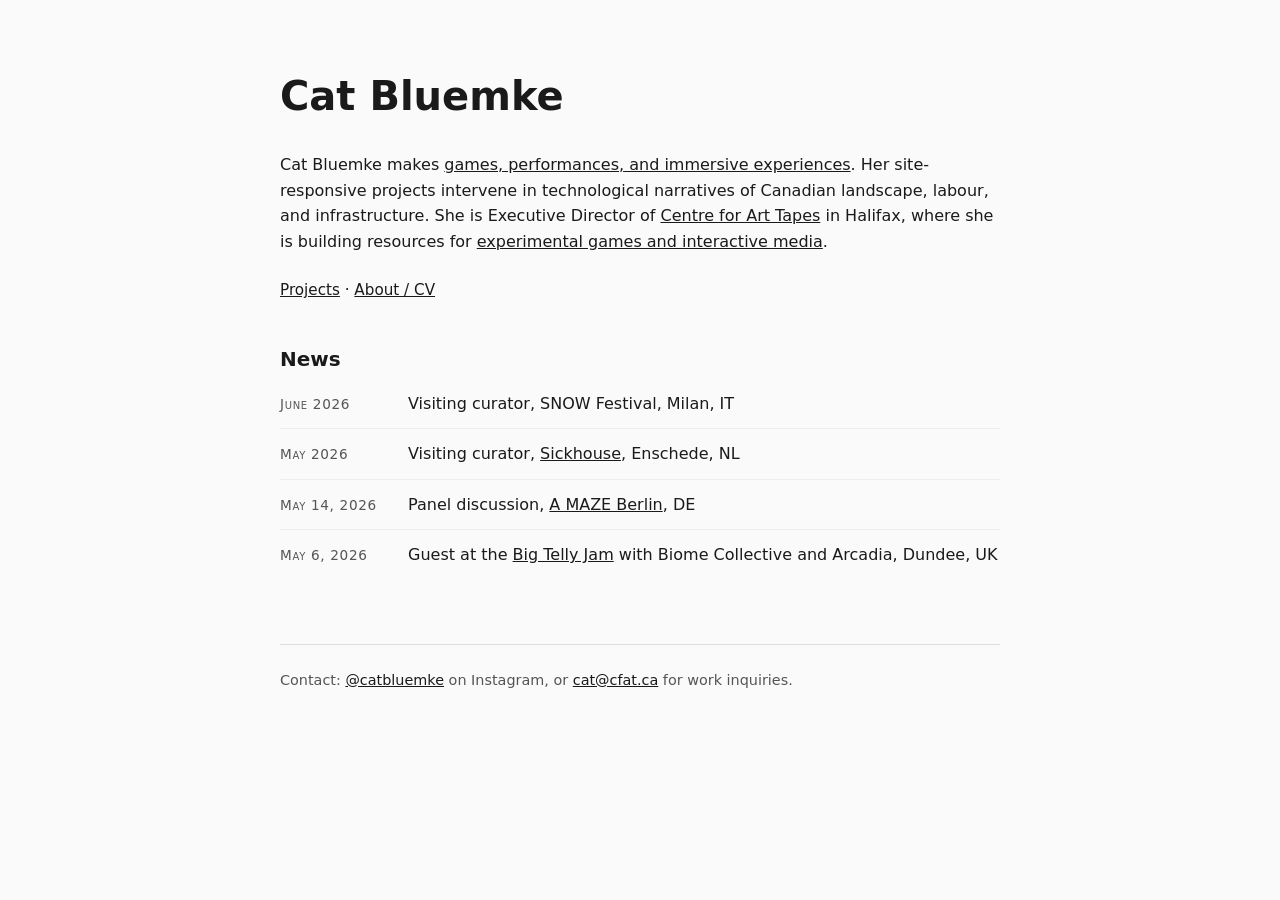
<file: index.html>
<!DOCTYPE html>
<html lang="en">
<head>
  <meta charset="UTF-8">
  <meta name="viewport" content="width=device-width, initial-scale=1.0">
  <title>Cat Bluemke</title>
  <link rel="stylesheet" href="style.css">
</head>
<body>
  <main>
    <h1>Cat Bluemke</h1>

    <p>Cat Bluemke makes <a href="projects.html">games, performances, and immersive experiences</a>. Her site-responsive projects intervene in technological narratives of Canadian landscape, labour, and infrastructure. She is Executive Director of <a href="https://cfat.ca">Centre for Art Tapes</a> in Halifax, where she is building resources for <a href="https://c4art.games">experimental games and interactive media</a>.</p>

    <nav>
      <a href="projects.html">Projects</a> · 
      <a href="about.html">About / CV</a>
    </nav>

    <section class="news">
      <h2>News</h2>
      <ul>
       <li>
          <span class="news-date">June 2026</span>
          <span class="news-item">Visiting curator, SNOW Festival, Milan, IT</span>
        </li>
        <li>
          <span class="news-date">May 2026</span>
          <span class="news-item">Visiting curator, <a href="https://www.sickhouse.nl/">Sickhouse</a>, Enschede, NL</span>
        </li>
        <li>
          <span class="news-date">May 14, 2026</span>
           <span class="news-item">Panel discussion, <a href="https://2026.amaze-berlin.de/">A MAZE Berlin</a>, DE</span>
        </li>
        <li>
          <span class="news-date">May 6, 2026</span>
          <span class="news-item">Guest at the <a href="https://creativedundee.com/2026/04/big-telly-jam-with-biome-collective-and-arcadia/">Big Telly Jam</a> with Biome Collective and Arcadia, Dundee, UK</span>
        </li>
      </ul>
    </section>

    <footer>
      <p>Contact: <a href="https://instagram.com/catbluemke">@catbluemke</a> on Instagram, or <a href="mailto:cat@cfat.ca">cat@cfat.ca</a> for work inquiries.</p>
    </footer>
  </main>
</body>
</html>
</file>
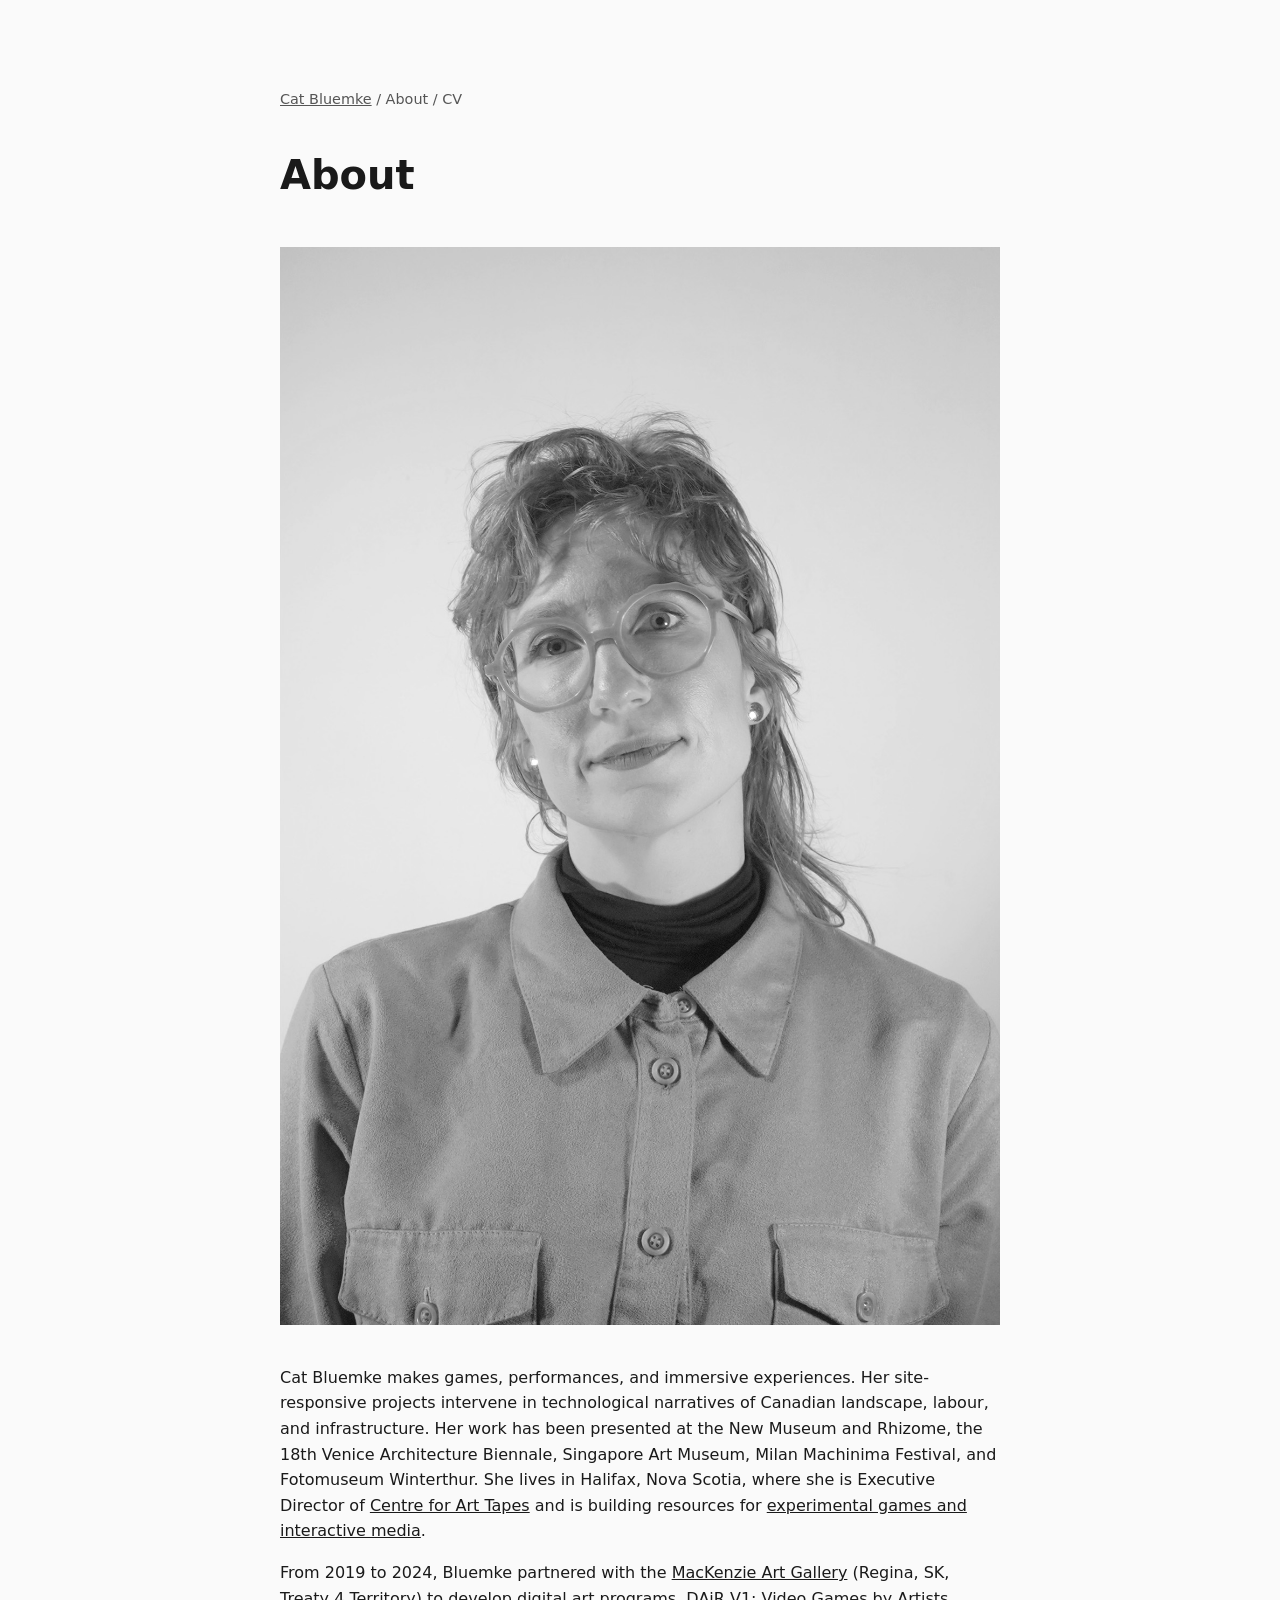
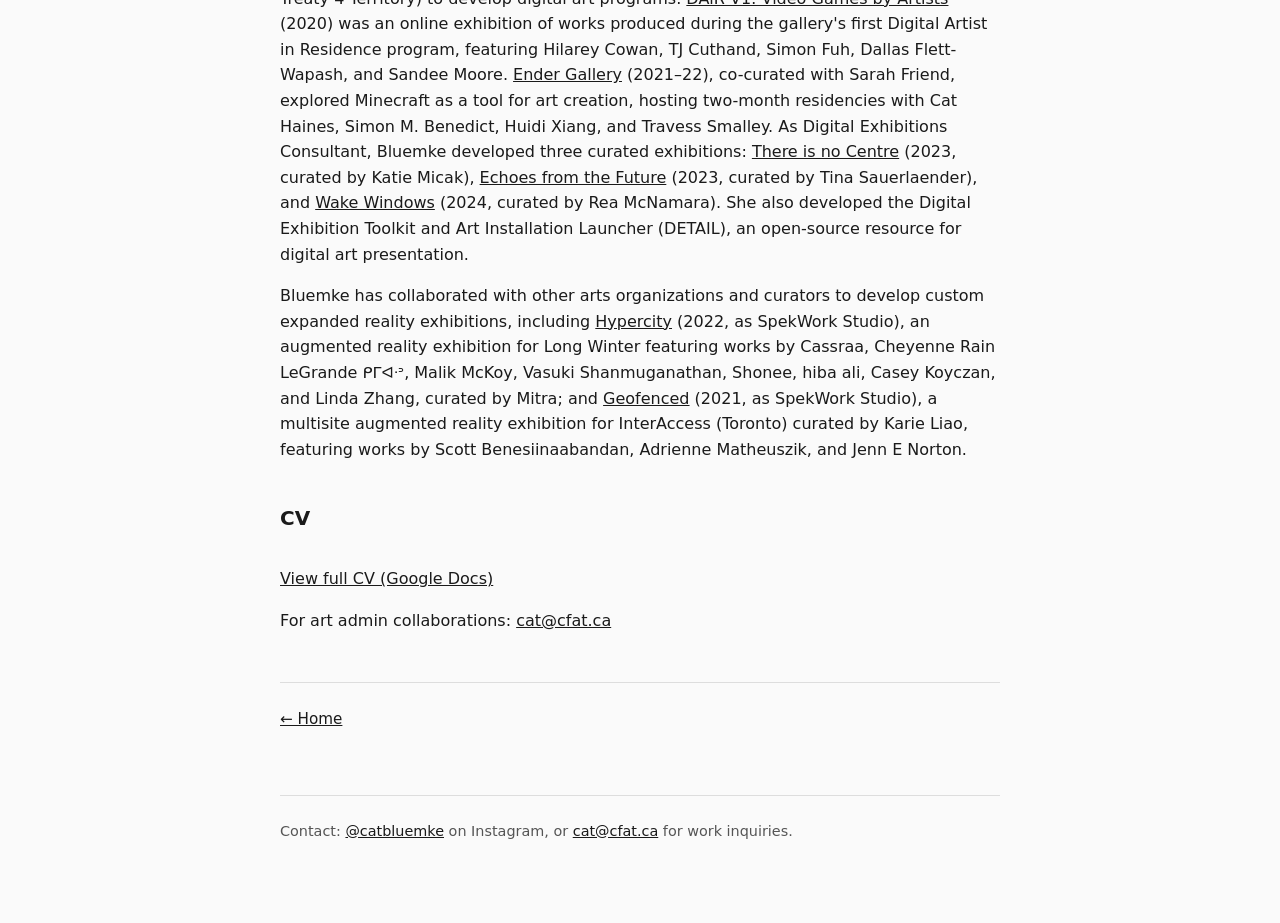
<file: about.html>
<!DOCTYPE html>
<html lang="en">
<head>
  <meta charset="UTF-8">
  <meta name="viewport" content="width=device-width, initial-scale=1.0">
  <title>About / CV — Cat Bluemke</title>
  <link rel="stylesheet" href="style.css">
</head>
<body>
  <main>
    <nav class="breadcrumb">
      <a href="index.html">Cat Bluemke</a> / About / CV
    </nav>

    <article>
      <header class="project-header">
        <h1>About</h1>
      </header>

      <figure class="headshot">
        <img src="images/headshot-1.jpg" alt="Portrait of Cat Bluemke.">
      </figure>

      <div class="project-text">
        <p>Cat Bluemke makes games, performances, and immersive experiences. Her site-responsive projects intervene in technological narratives of Canadian landscape, labour, and infrastructure. Her work has been presented at the New Museum and Rhizome, the 18th Venice Architecture Biennale, Singapore Art Museum, Milan Machinima Festival, and Fotomuseum Winterthur. She lives in Halifax, Nova Scotia, where she is Executive Director of <a href="https://cfat.ca">Centre for Art Tapes</a> and is building resources for <a href="https://c4art.games">experimental games and interactive media</a>.</p>

        <p>From 2019 to 2024, Bluemke partnered with the <a href="http://mackenzie.art">MacKenzie Art Gallery</a> (Regina, SK, Treaty 4 Territory) to develop digital art programs. <a href="https://mackenzie.art/experience/digital-art-projects/post/dair-v1-video-games-by-artists/">DAiR V1: Video Games by Artists</a> (2020) was an online exhibition of works produced during the gallery's first Digital Artist in Residence program, featuring Hilarey Cowan, TJ Cuthand, Simon Fuh, Dallas Flett-Wapash, and Sandee Moore. <a href="https://ender.gallery/">Ender Gallery</a> (2021–22), co-curated with Sarah Friend, explored Minecraft as a tool for art creation, hosting two-month residencies with Cat Haines, Simon M. Benedict, Huidi Xiang, and Travess Smalley. As Digital Exhibitions Consultant, Bluemke developed three curated exhibitions: <a href="https://mackenzie.art/experience/digital-art-projects/post/there-is-no-centre/">There is no Centre</a> (2023, curated by Katie Micak), <a href="https://mackenzie.art/experience/digital-art-projects/post/echoes-from-the-future/">Echoes from the Future</a> (2023, curated by Tina Sauerlaender), and <a href="https://mackenzie.art/experience/digital-art-projects/post/wake-windows/">Wake Windows</a> (2024, curated by Rea McNamara). She also developed the Digital Exhibition Toolkit and Art Installation Launcher (DETAIL), an open-source resource for digital art presentation.</p>

        <p>Bluemke has collaborated with other arts organizations and curators to develop custom expanded reality exhibitions, including <a href="https://www.torontolongwinter.com/hypercity">Hypercity</a> (2022, as SpekWork Studio), an augmented reality exhibition for Long Winter featuring works by Cassraa, Cheyenne Rain LeGrande ᑭᒥᐊᐧᐣ, Malik McKoy, Vasuki Shanmuganathan, Shonee, hiba ali, Casey Koyczan, and Linda Zhang, curated by Mitra; and <a href="https://www.interaccess.org/events/geofenced-building-and-rebuilding-mixed-realities">Geofenced</a> (2021, as SpekWork Studio), a multisite augmented reality exhibition for InterAccess (Toronto) curated by Karie Liao, featuring works by Scott Benesiinaabandan, Adrienne Matheuszik, and Jenn E Norton.</p>
      </div>

      <h2>CV</h2>
      <div class="project-text">
        <p><a href="https://docs.google.com/document/d/19Dtk7r8w8VZLZ9Disc4JWW-Lcdzw38ETuRRFCLmAiW0/edit?usp=sharing">View full CV (Google Docs)</a></p>
        <p>For art admin collaborations: <a href="mailto:cat@cfat.ca">cat@cfat.ca</a></p>
      </div>
    </article>

    <nav class="page-nav">
      <a href="index.html">← Home</a>
    </nav>

    <footer>
      <p>Contact: <a href="https://instagram.com/catbluemke">@catbluemke</a> on Instagram, or <a href="mailto:cat@cfat.ca">cat@cfat.ca</a> for work inquiries.</p>
    </footer>
  </main>
</body>
</html>
</file>
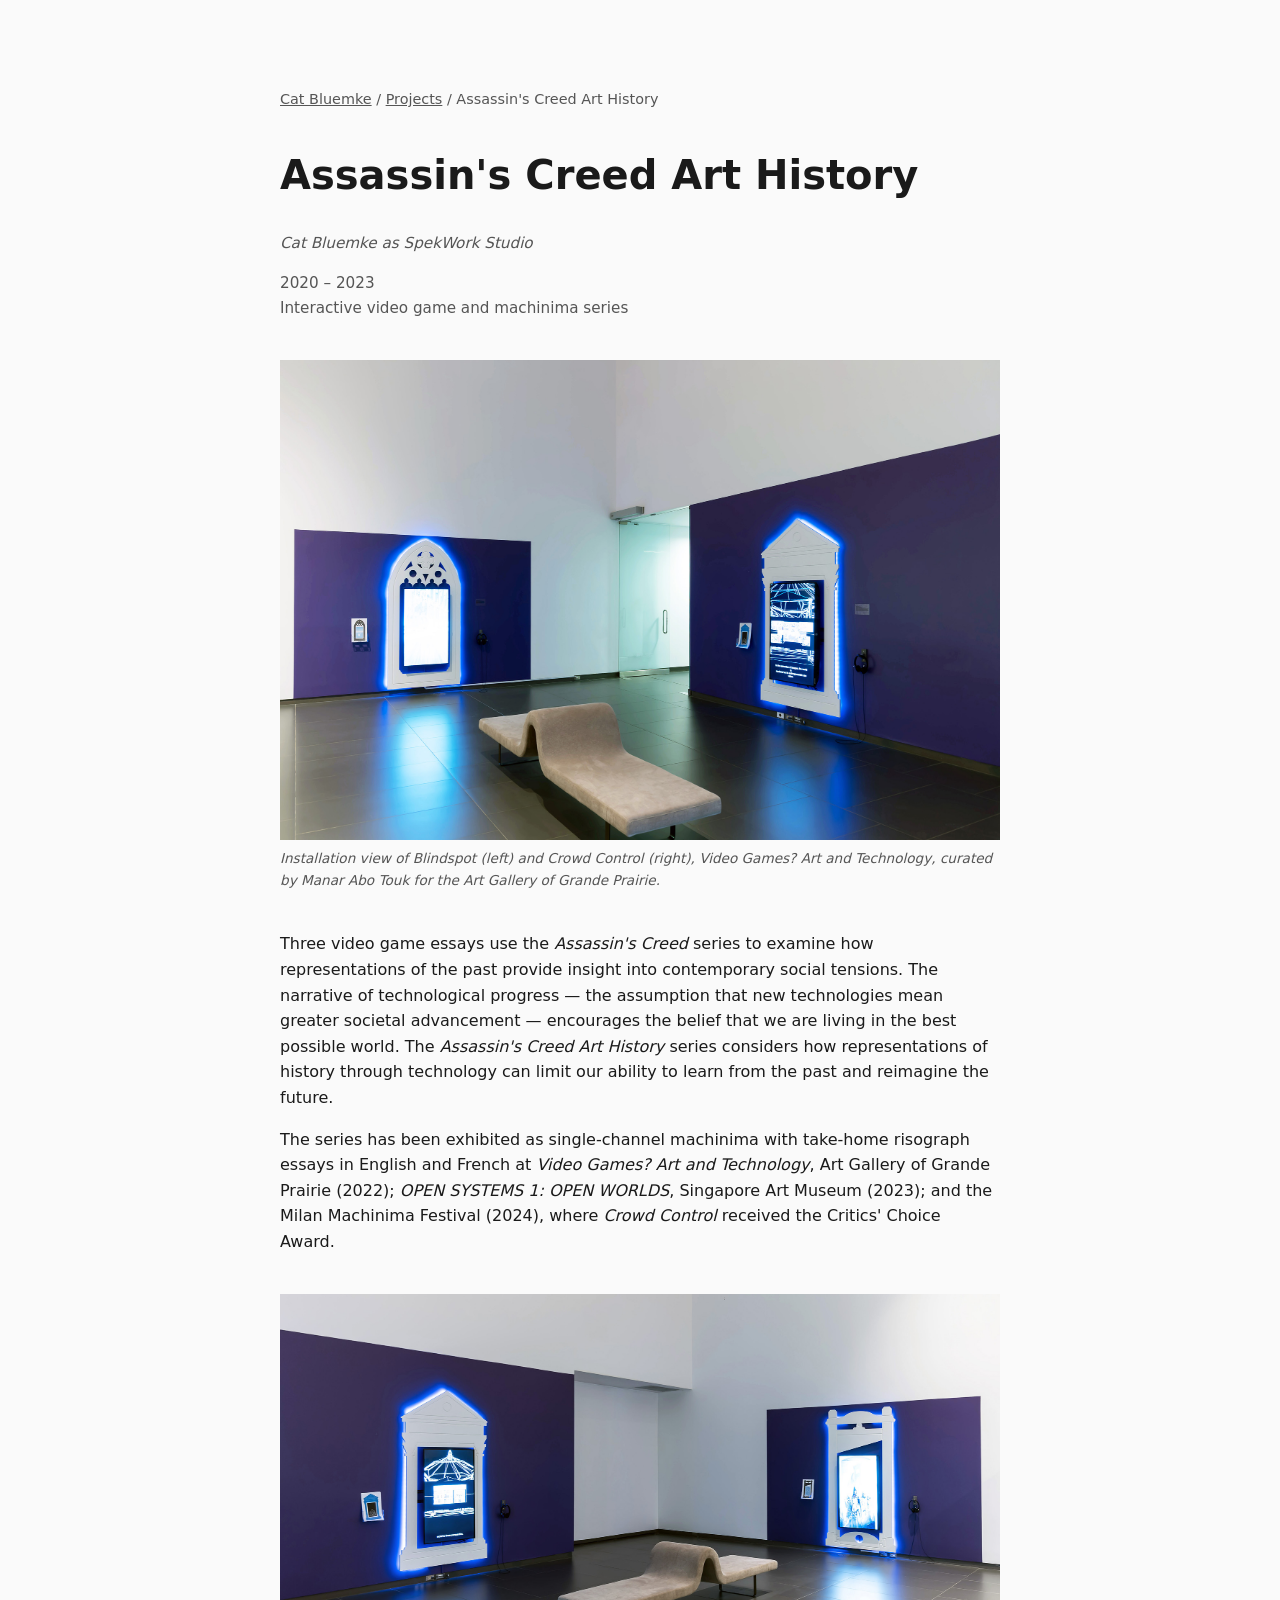
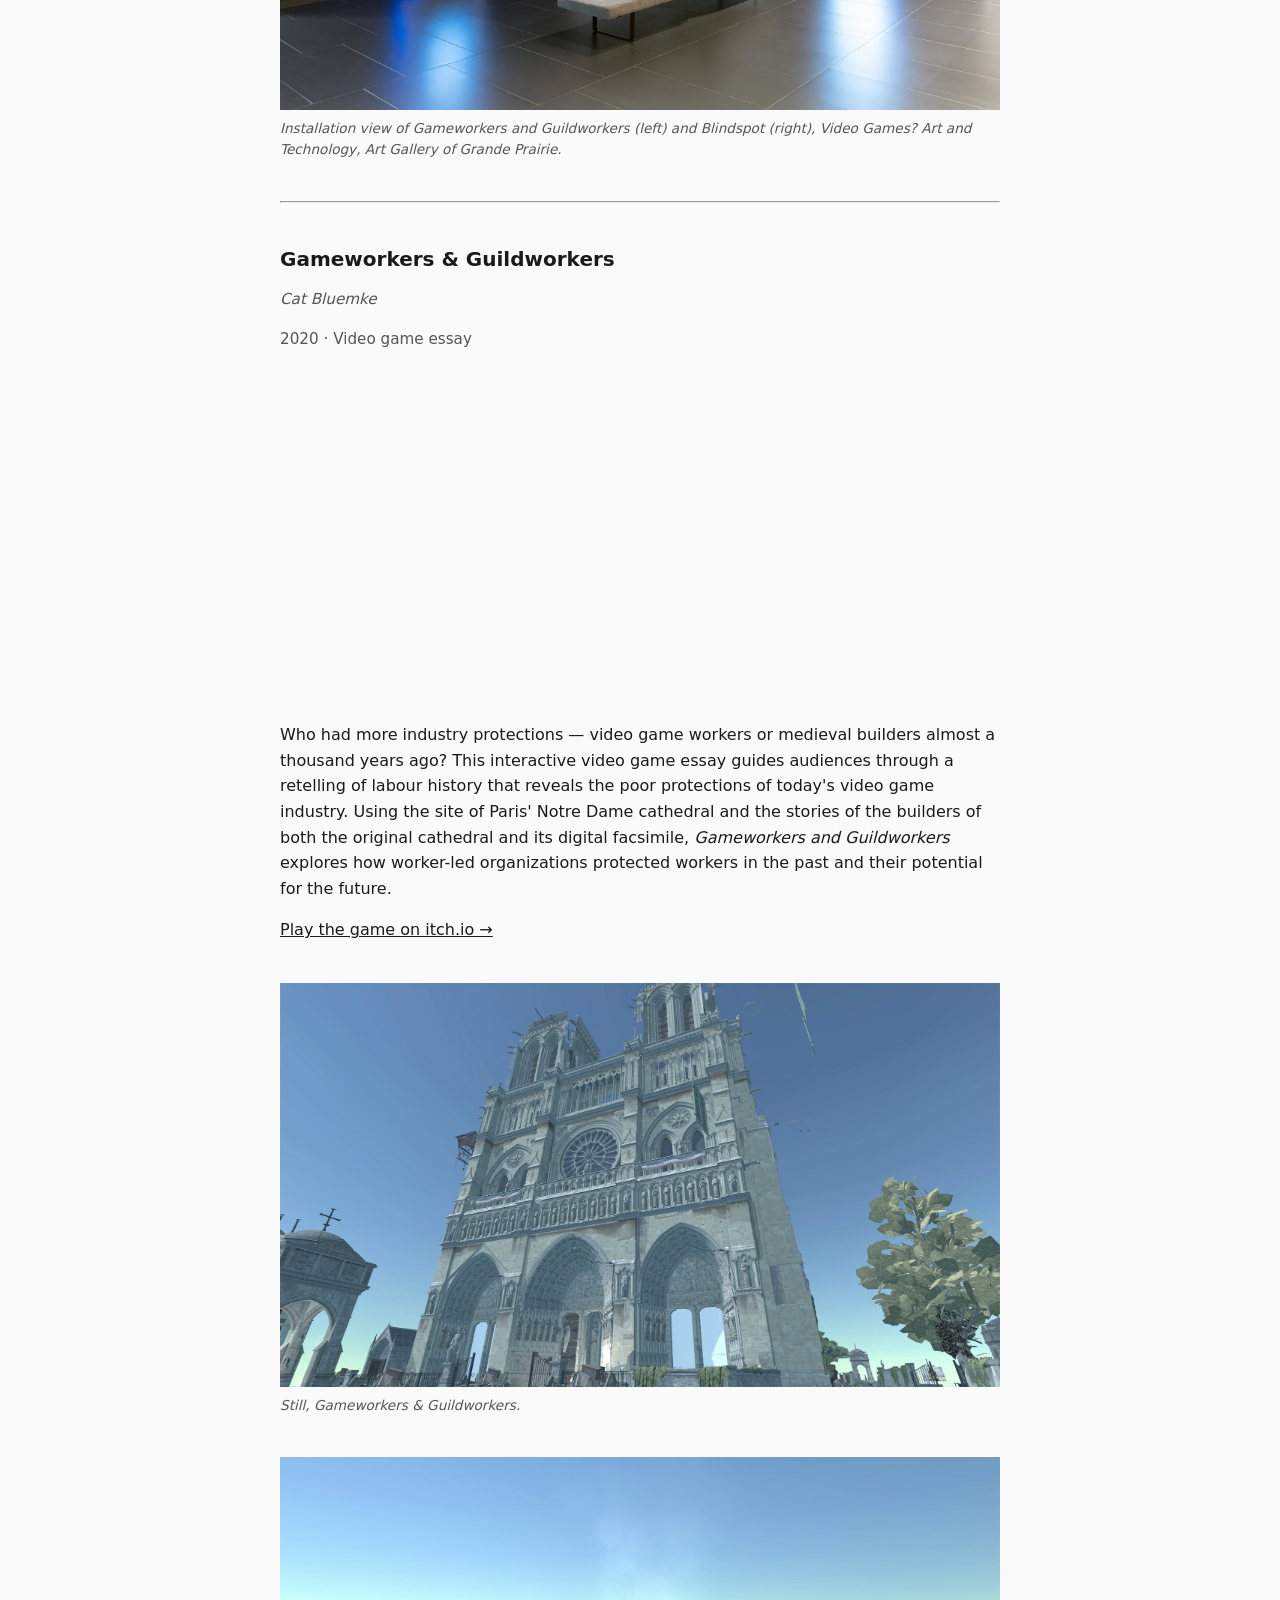
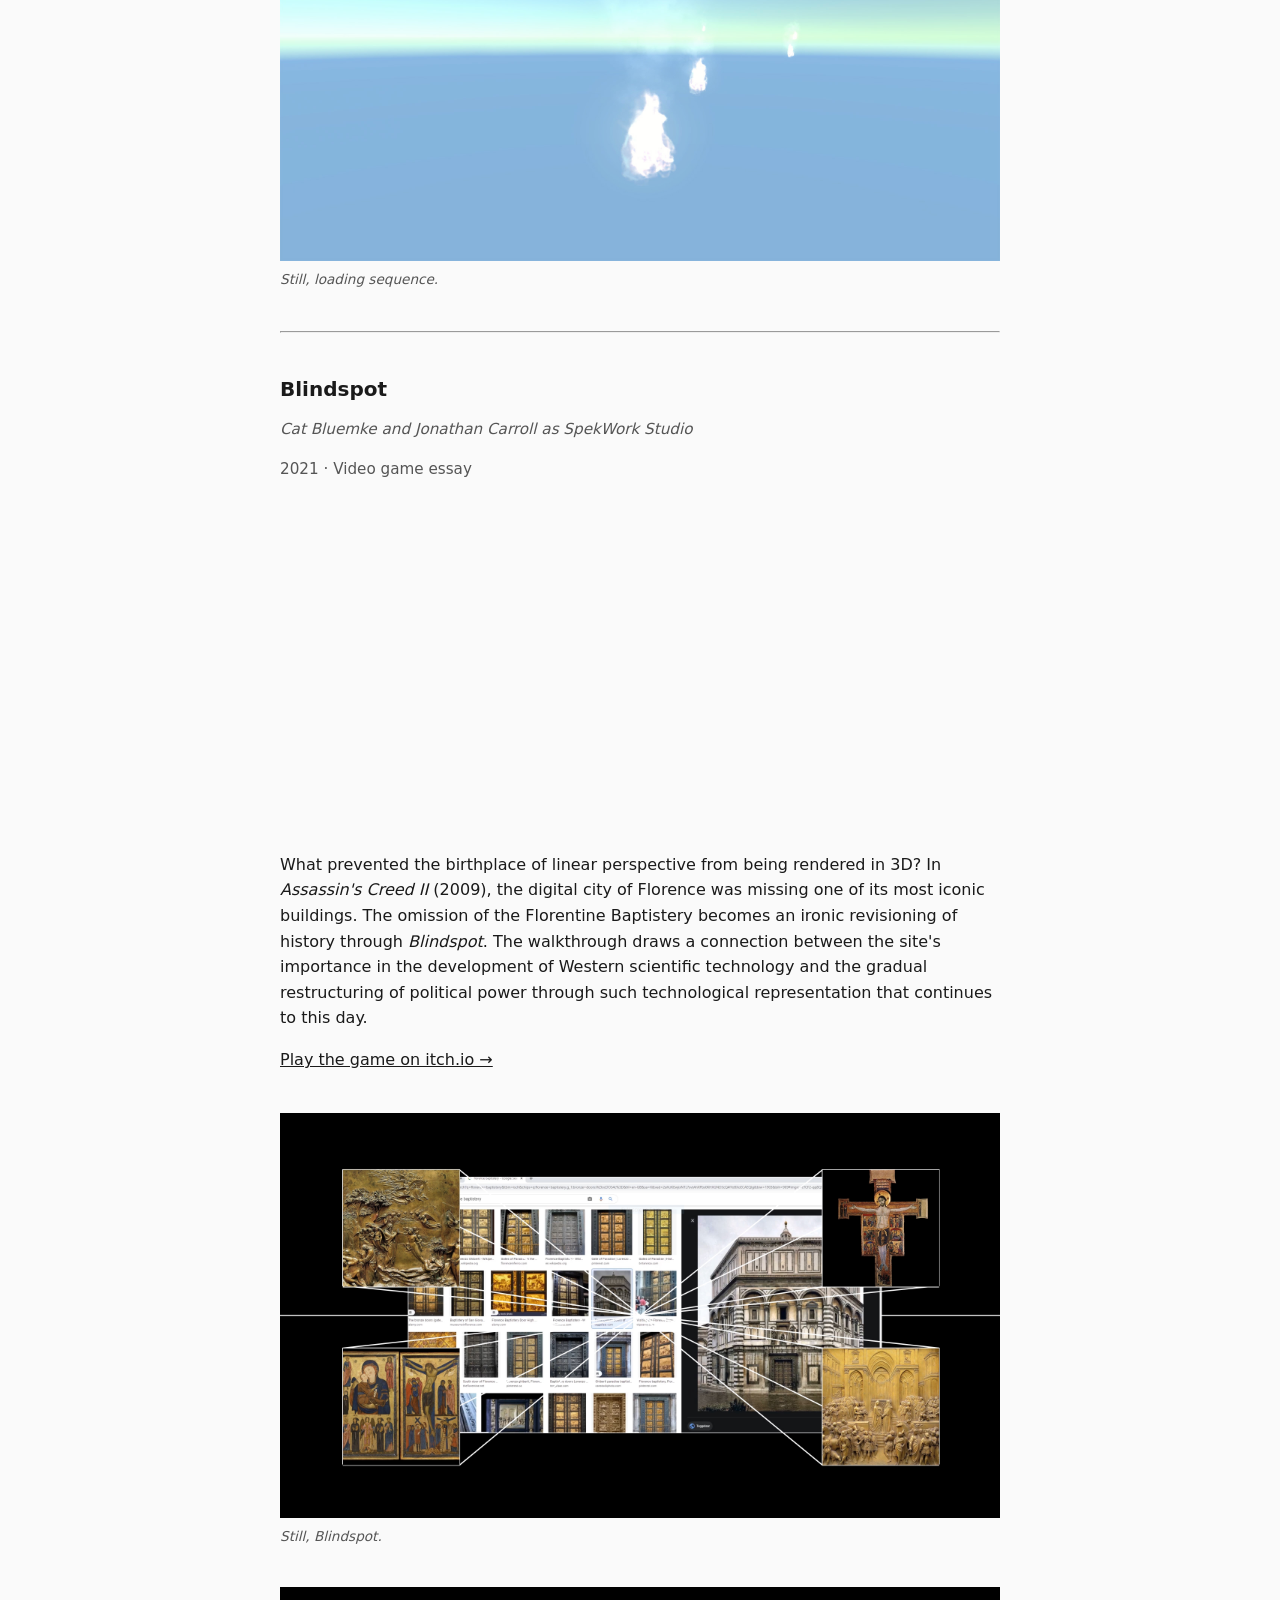
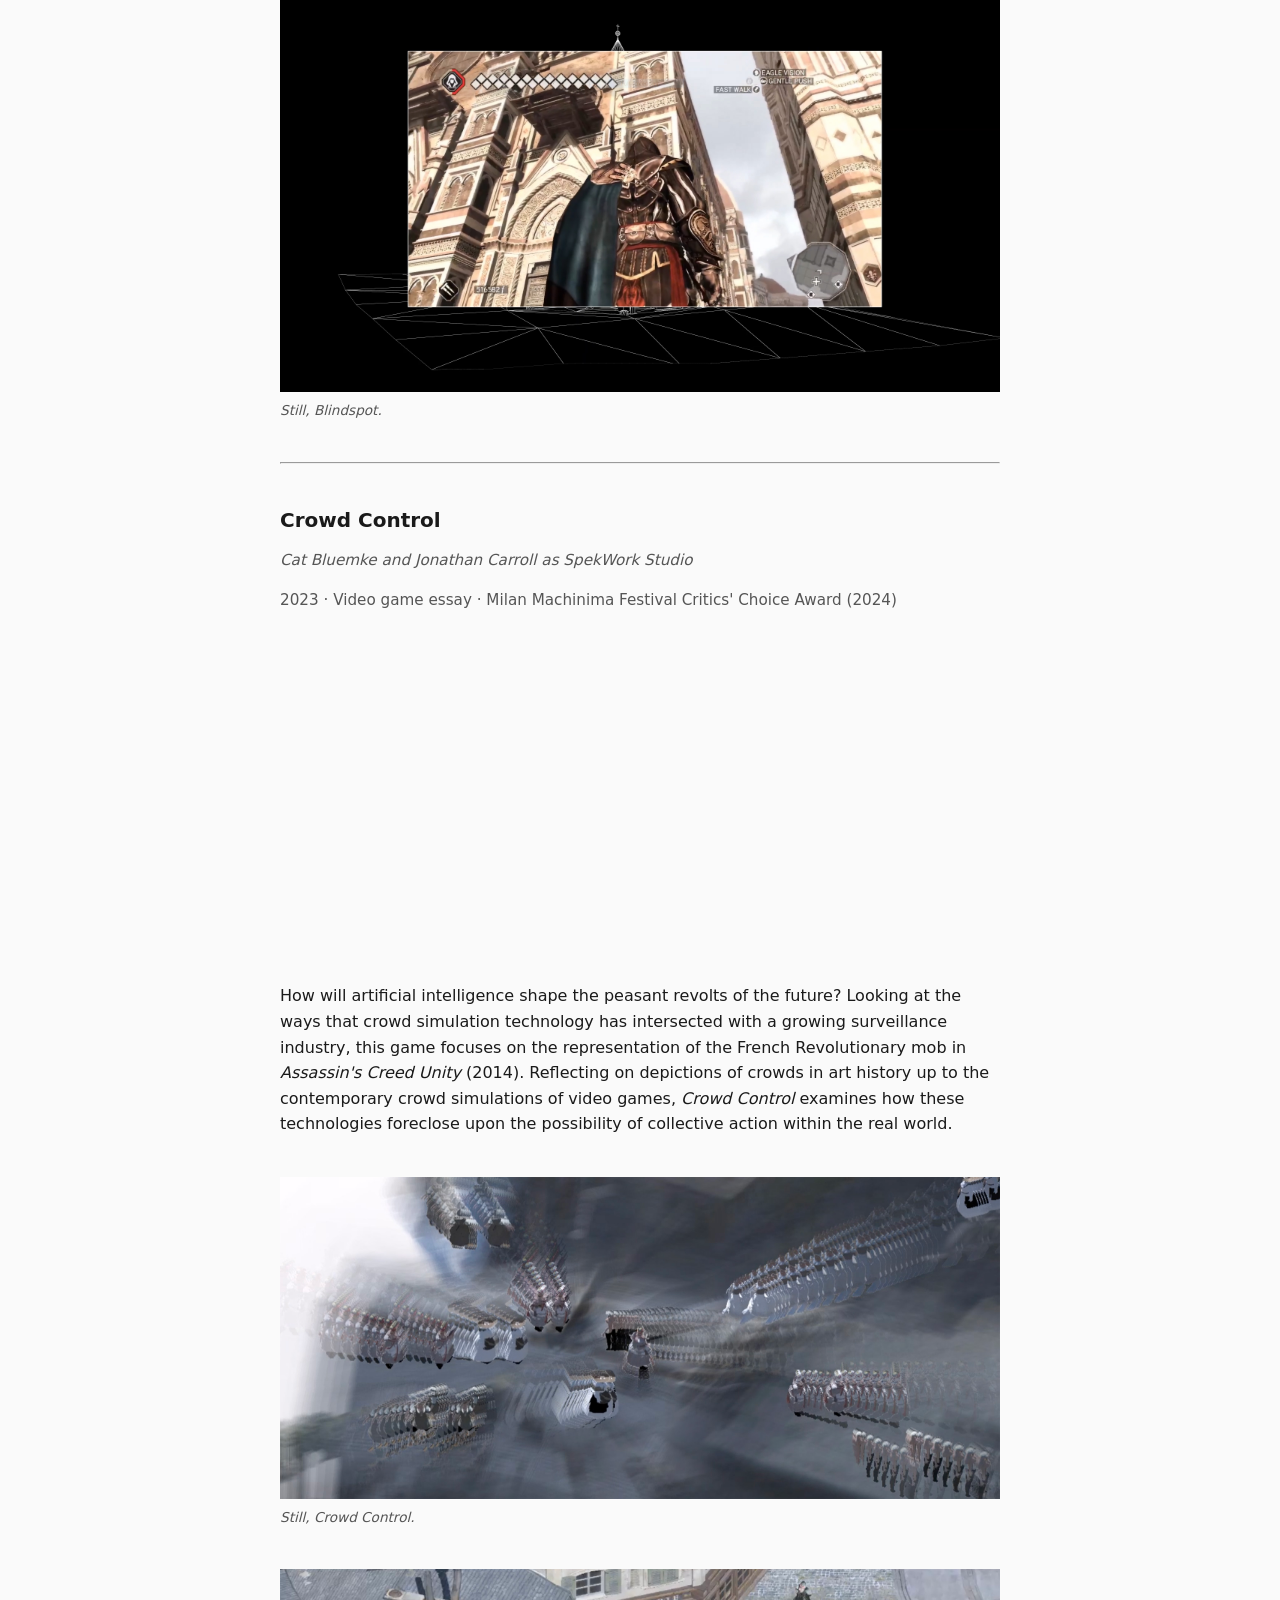
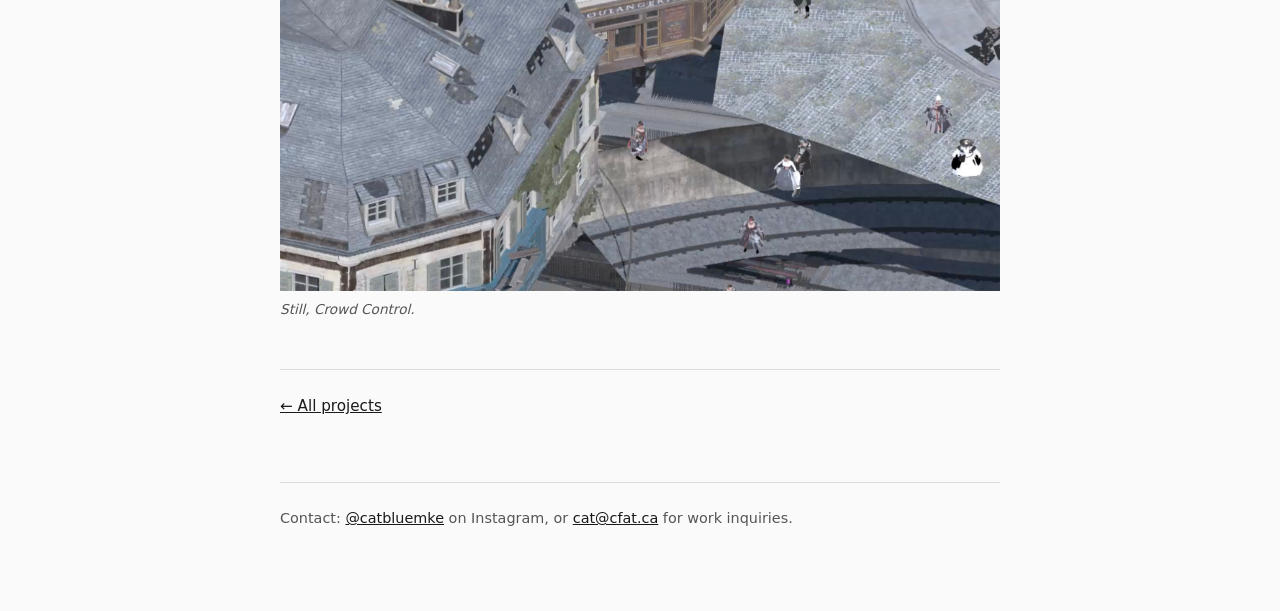
<file: acah.html>
<!DOCTYPE html>
<html lang="en">
<head>
  <meta charset="UTF-8">
  <meta name="viewport" content="width=device-width, initial-scale=1.0">
  <title>Assassin's Creed Art History — Cat Bluemke</title>
  <link rel="stylesheet" href="style.css">
</head>
<body>
  <main>
    <nav class="breadcrumb">
      <a href="index.html">Cat Bluemke</a> / <a href="projects.html">Projects</a> / Assassin's Creed Art History
    </nav>

    <article>
      <header class="project-header">
        <h1>Assassin's Creed Art History</h1>
        <p class="project-byline">Cat Bluemke as SpekWork Studio</p>
        <p class="project-meta">2020 – 2023<br>Interactive video game and machinima series</p>
      </header>

      <figure>
        <img src="images/acah-1.jpg" alt="Installation view at Art Gallery of Grande Prairie showing Blindspot and Crowd Control as single-channel machinima video installations.">
        <figcaption>Installation view of <em>Blindspot</em> (left) and <em>Crowd Control</em> (right), <em>Video Games? Art and Technology</em>, curated by Manar Abo Touk for the Art Gallery of Grande Prairie.</figcaption>
      </figure>

      <div class="project-text">
        <p>Three video game essays use the <em>Assassin's Creed</em> series to examine how representations of the past provide insight into contemporary social tensions. The narrative of technological progress — the assumption that new technologies mean greater societal advancement — encourages the belief that we are living in the best possible world. The <em>Assassin's Creed Art History</em> series considers how representations of history through technology can limit our ability to learn from the past and reimagine the future.</p>

        <p>The series has been exhibited as single-channel machinima with take-home risograph essays in English and French at <em>Video Games? Art and Technology</em>, Art Gallery of Grande Prairie (2022); <em>OPEN SYSTEMS 1: OPEN WORLDS</em>, Singapore Art Museum (2023); and the Milan Machinima Festival (2024), where <em>Crowd Control</em> received the Critics' Choice Award.</p>
      </div>

      <figure>
        <img src="images/acah-2.jpg" alt="Installation view at Art Gallery of Grande Prairie showing Gameworkers and Guildworkers and Blindspot as single-channel machinima video installations.">
        <figcaption>Installation view of <em>Gameworkers and Guildworkers</em> (left) and <em>Blindspot</em> (right), <em>Video Games? Art and Technology</em>, Art Gallery of Grande Prairie.</figcaption>
      </figure>

      <hr class="series-divider">

      <section class="series-chapter">
        <header>
          <h2>Gameworkers &amp; Guildworkers</h2>
          <p class="project-byline">Cat Bluemke</p>
          <p class="project-meta">2020 · Video game essay</p>
        </header>

        <div class="video-embed">
          <iframe width="560" height="315" src="https://www.youtube-nocookie.com/embed/MmyE6lG2V3o" title="Gameworkers and Guildworkers (2020) trailer" frameborder="0" allow="accelerometer; autoplay; clipboard-write; encrypted-media; gyroscope; picture-in-picture" allowfullscreen></iframe>
        </div>

        <div class="project-text">
          <p>Who had more industry protections — video game workers or medieval builders almost a thousand years ago? This interactive video game essay guides audiences through a retelling of labour history that reveals the poor protections of today's video game industry. Using the site of Paris' Notre Dame cathedral and the stories of the builders of both the original cathedral and its digital facsimile, <em>Gameworkers and Guildworkers</em> explores how worker-led organizations protected workers in the past and their potential for the future.</p>
          <p><a href="https://spekwork.itch.io/gameworkers-and-guildworkers">Play the game on itch.io →</a></p>
        </div>

        <figure>
          <img src="images/gwgw-1.jpg" alt="Still from Gameworkers and Guildworkers showing assets collaged from the game.">
          <figcaption>Still, <em>Gameworkers &amp; Guildworkers</em>.</figcaption>
        </figure>

        <figure>
          <img src="images/gwgw-3.jpg" alt="Still from Gameworkers and Guildworkers showing the loading sequence.">
          <figcaption>Still, loading sequence.</figcaption>
        </figure>
      </section>

      <hr class="series-divider">

      <section class="series-chapter">
        <header>
          <h2>Blindspot</h2>
          <p class="project-byline">Cat Bluemke and Jonathan Carroll as SpekWork Studio</p>
          <p class="project-meta">2021 · Video game essay</p>
        </header>

        <div class="video-embed">
          <iframe width="560" height="315" src="https://www.youtube-nocookie.com/embed/k15dA1mLjUs" title="Blindspot gameplay walkthrough" frameborder="0" allow="accelerometer; autoplay; clipboard-write; encrypted-media; gyroscope; picture-in-picture" allowfullscreen></iframe>
        </div>

        <div class="project-text">
          <p>What prevented the birthplace of linear perspective from being rendered in 3D? In <em>Assassin's Creed II</em> (2009), the digital city of Florence was missing one of its most iconic buildings. The omission of the Florentine Baptistery becomes an ironic revisioning of history through <em>Blindspot</em>. The walkthrough draws a connection between the site's importance in the development of Western scientific technology and the gradual restructuring of political power through such technological representation that continues to this day.</p>
          <p><a href="https://spekwork.itch.io/blindspot">Play the game on itch.io →</a></p>
        </div>

        <figure>
          <img src="images/blindspot-1.jpg" alt="Still from Blindspot showing a view of digital Florence.">
          <figcaption>Still, <em>Blindspot</em>.</figcaption>
        </figure>

        <figure>
          <img src="images/blindspot-3.jpg" alt="Still from Blindspot showing the site of the missing Florentine Baptistery.">
          <figcaption>Still, <em>Blindspot</em>.</figcaption>
        </figure>
      </section>

      <hr class="series-divider">

      <section class="series-chapter">
        <header>
          <h2>Crowd Control</h2>
          <p class="project-byline">Cat Bluemke and Jonathan Carroll as SpekWork Studio</p>
          <p class="project-meta">2023 · Video game essay · Milan Machinima Festival Critics' Choice Award (2024)</p>
        </header>

        <div class="video-embed">
          <iframe width="560" height="315" src="https://www.youtube-nocookie.com/embed/ca9hr_TnXJw" title="Crowd Control gameplay walkthrough" frameborder="0" allow="accelerometer; autoplay; clipboard-write; encrypted-media; gyroscope; picture-in-picture" allowfullscreen></iframe>
        </div>

        <div class="project-text">
          <p>How will artificial intelligence shape the peasant revolts of the future? Looking at the ways that crowd simulation technology has intersected with a growing surveillance industry, this game focuses on the representation of the French Revolutionary mob in <em>Assassin's Creed Unity</em> (2014). Reflecting on depictions of crowds in art history up to the contemporary crowd simulations of video games, <em>Crowd Control</em> examines how these technologies foreclose upon the possibility of collective action within the real world.</p>
        </div>

        <figure>
          <img src="images/crowdcontrol-1.jpg" alt="Still from Crowd Control showing a depiction of the French Revolutionary mob.">
          <figcaption>Still, <em>Crowd Control</em>.</figcaption>
        </figure>

        <figure>
          <img src="images/crowdcontrol-2.jpg" alt="Still from Crowd Control.">
          <figcaption>Still, <em>Crowd Control</em>.</figcaption>
        </figure>
      </section>
    </article>

    <nav class="page-nav">
      <a href="projects.html">← All projects</a>
    </nav>

    <footer>
      <p>Contact: <a href="https://instagram.com/catbluemke">@catbluemke</a> on Instagram, or <a href="mailto:cat@cfat.ca">cat@cfat.ca</a> for work inquiries.</p>
    </footer>
  </main>
</body>
</html>
</file>
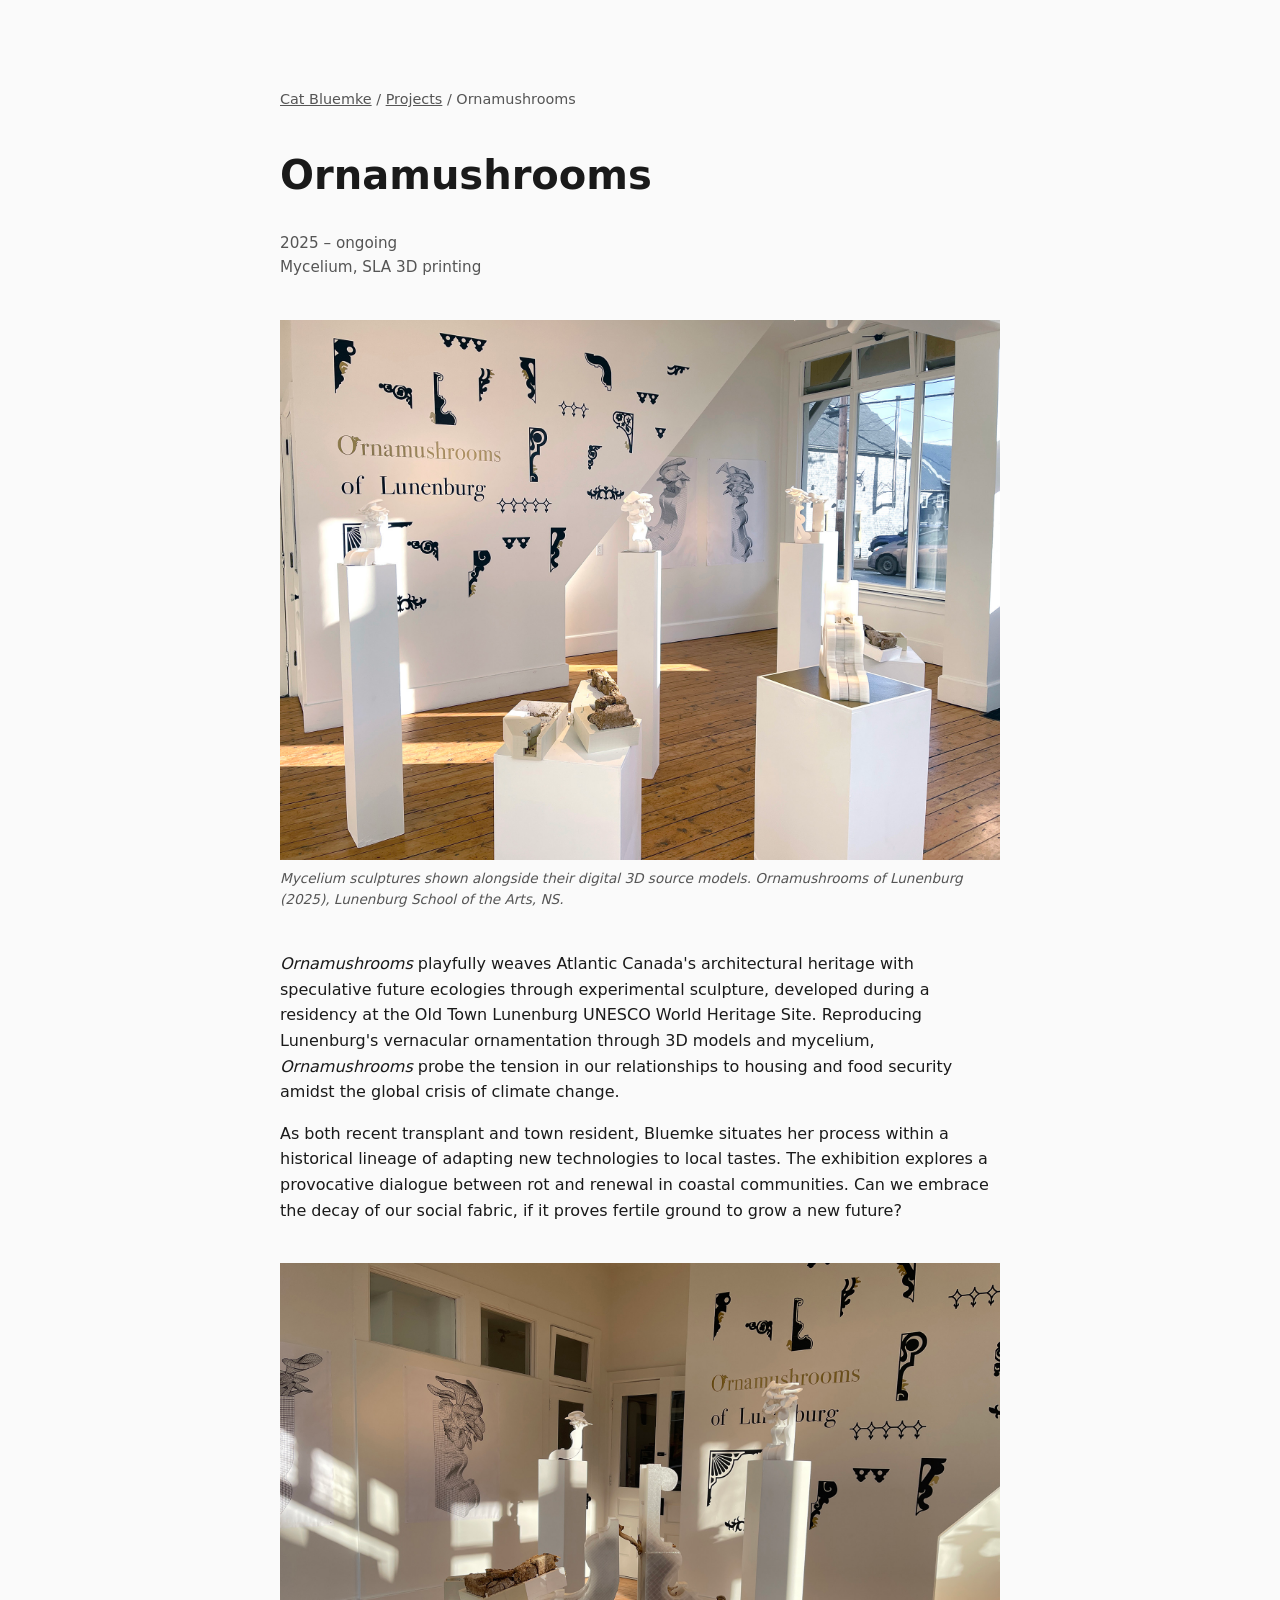
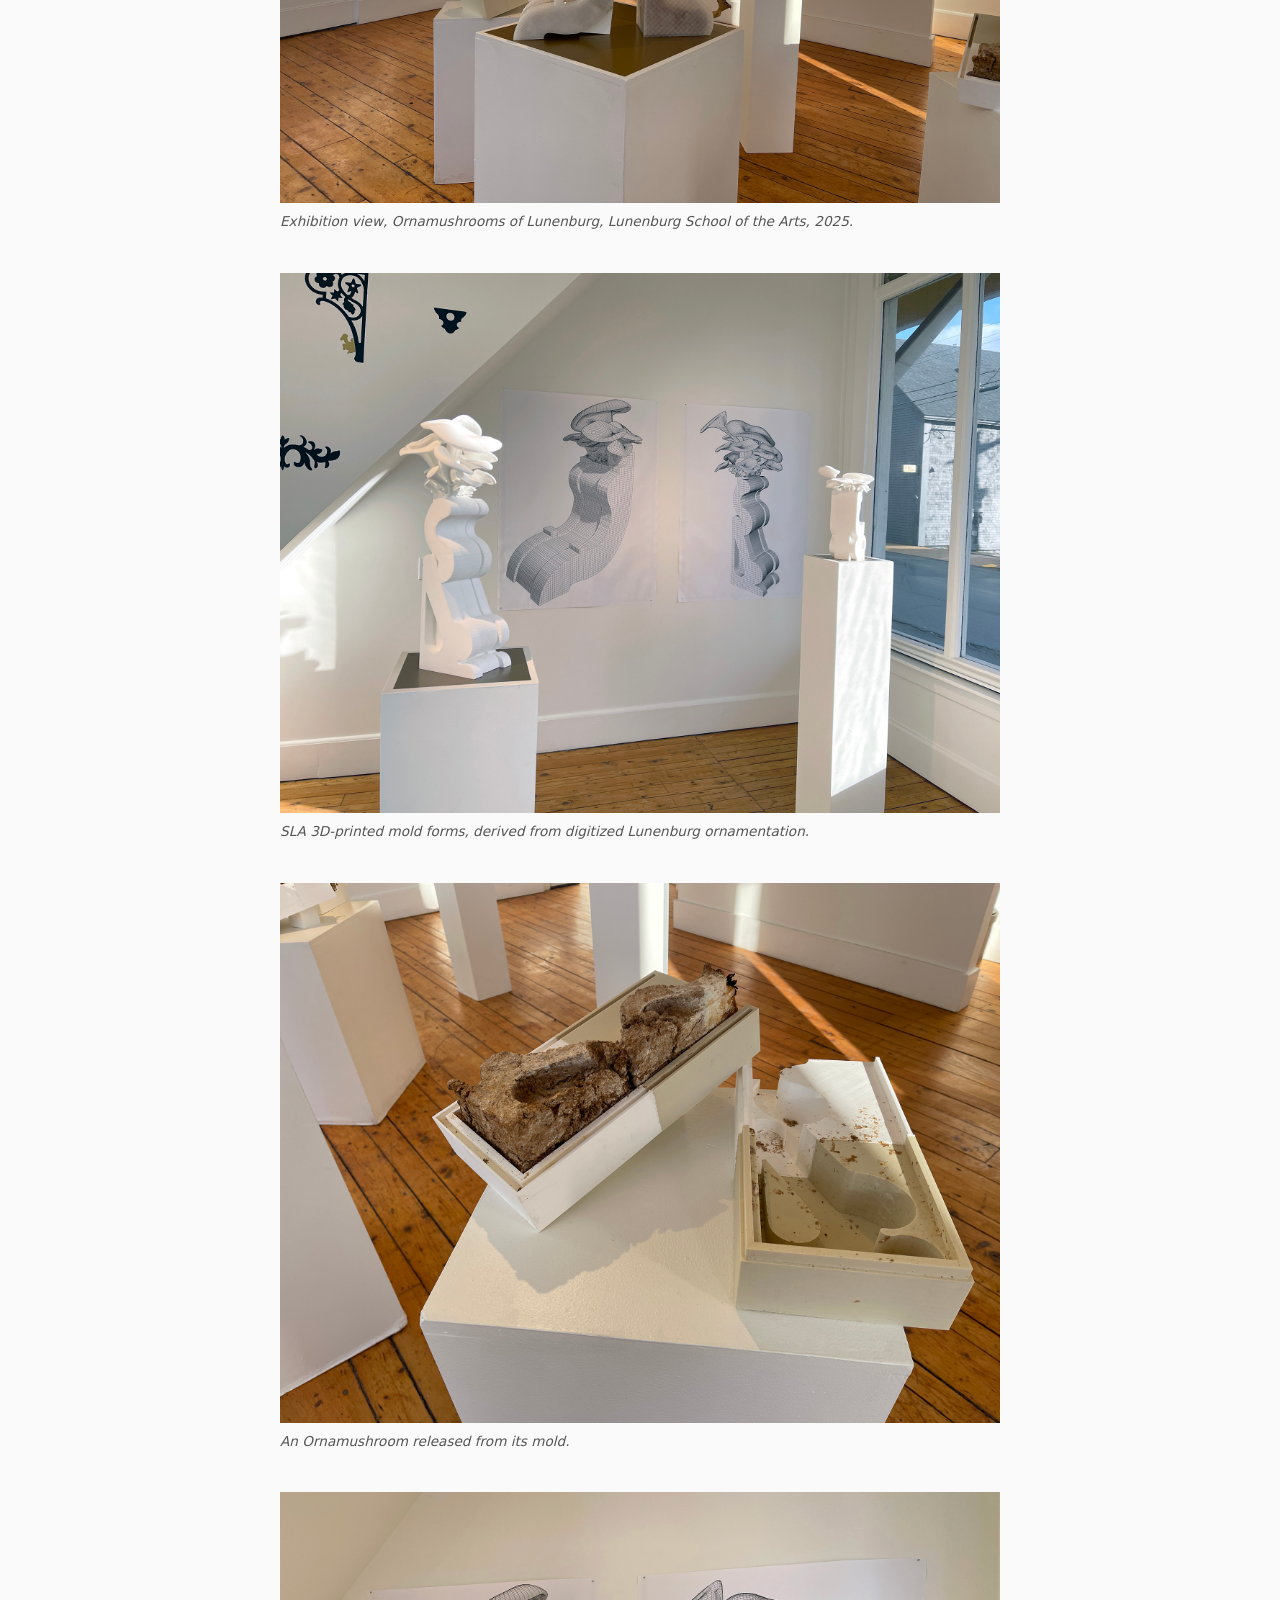
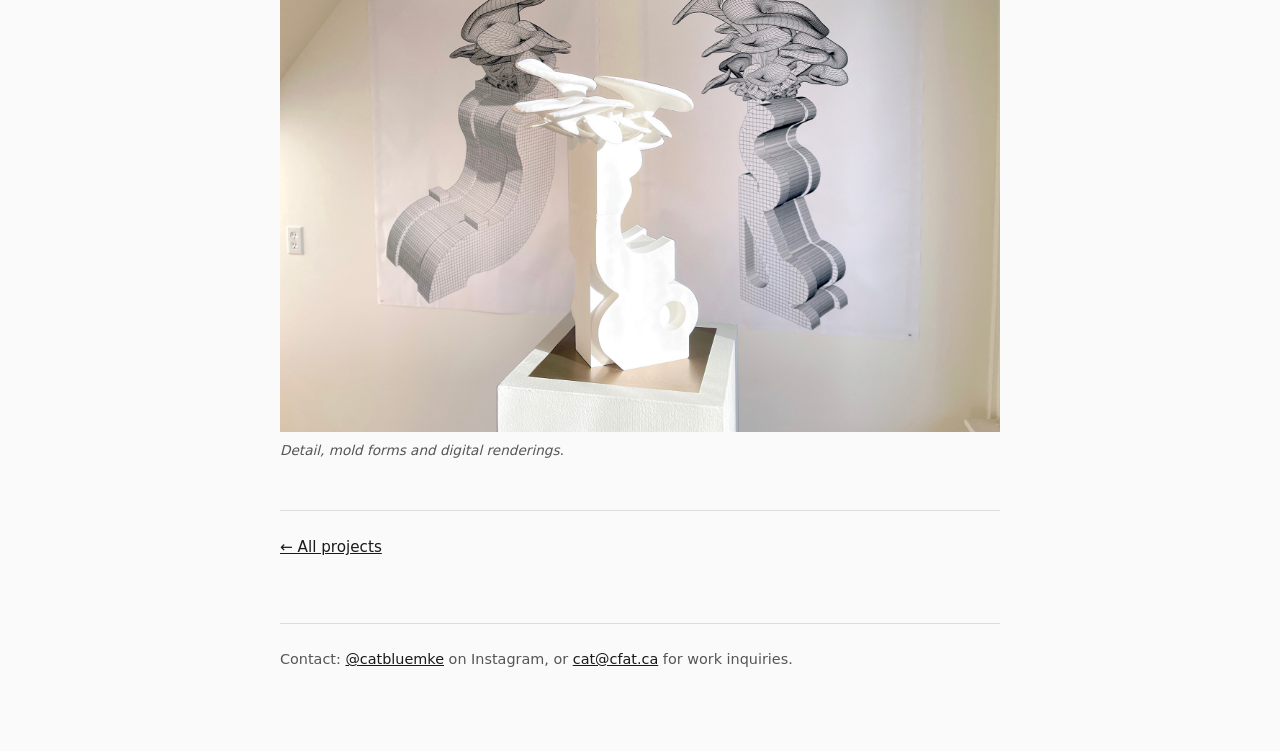
<file: d ornamushrooms.html>
<!DOCTYPE html>
<html lang="en">
<head>
  <meta charset="UTF-8">
  <meta name="viewport" content="width=device-width, initial-scale=1.0">
  <title>Ornamushrooms — Cat Bluemke</title>
  <link rel="stylesheet" href="style.css">
</head>
<body>
  <main>
    <nav class="breadcrumb">
      <a href="index.html">Cat Bluemke</a> / <a href="projects.html">Projects</a> / Ornamushrooms
    </nav>

    <article>
      <header class="project-header">
        <h1>Ornamushrooms</h1>
        <p class="project-meta">2025 – ongoing<br>Mycelium, SLA 3D printing</p>
      </header>

      <figure>
        <img src="images/ornamushrooms-1.jpg" alt="Ornamushroom mycelium sculptures and their digital 3D renderings displayed together in the gallery.">
        <figcaption>Mycelium sculptures shown alongside their digital 3D source models. <em>Ornamushrooms of Lunenburg</em> (2025), Lunenburg School of the Arts, NS.</figcaption>
      </figure>

      <div class="project-text">
        <p><em>Ornamushrooms</em> playfully weaves Atlantic Canada's architectural heritage with speculative future ecologies through experimental sculpture, developed during a residency at the Old Town Lunenburg UNESCO World Heritage Site. Reproducing Lunenburg's vernacular ornamentation through 3D models and mycelium, <em>Ornamushrooms</em> probe the tension in our relationships to housing and food security amidst the global crisis of climate change.</p>

        <p>As both recent transplant and town resident, Bluemke situates her process within a historical lineage of adapting new technologies to local tastes. The exhibition explores a provocative dialogue between rot and renewal in coastal communities. Can we embrace the decay of our social fabric, if it proves fertile ground to grow a new future?</p>
      </div>

      <figure>
        <img src="images/ornamushrooms-2.jpg" alt="Wide installation view of Ornamushrooms of Lunenburg at Lunenburg School of the Arts.">
        <figcaption>Exhibition view, <em>Ornamushrooms of Lunenburg</em>, Lunenburg School of the Arts, 2025.</figcaption>
      </figure>

      <figure>
        <img src="images/ornamushrooms-3.jpg" alt="3D-printed Ornamushroom mold models with digital renders.">
        <figcaption>SLA 3D-printed mold forms, derived from digitized Lunenburg ornamentation.</figcaption>
      </figure>

      <figure>
        <img src="images/ornamushrooms-4.jpg" alt="A mycelium Ornamushroom sculpture being released from its 3D-printed mold.">
        <figcaption>An Ornamushroom released from its mold.</figcaption>
      </figure>

      <figure>
        <img src="images/ornamushrooms-5.jpg" alt="Detail of 3D-printed Ornamushroom forms with their digital renderings.">
        <figcaption>Detail, mold forms and digital renderings.</figcaption>
      </figure>
    </article>

    <nav class="page-nav">
      <a href="projects.html">← All projects</a>
    </nav>

    <footer>
      <p>Contact: <a href="https://instagram.com/catbluemke">@catbluemke</a> on Instagram, or <a href="mailto:cat@cfat.ca">cat@cfat.ca</a> for work inquiries.</p>
    </footer>
  </main>
</body>
</html>
</file>
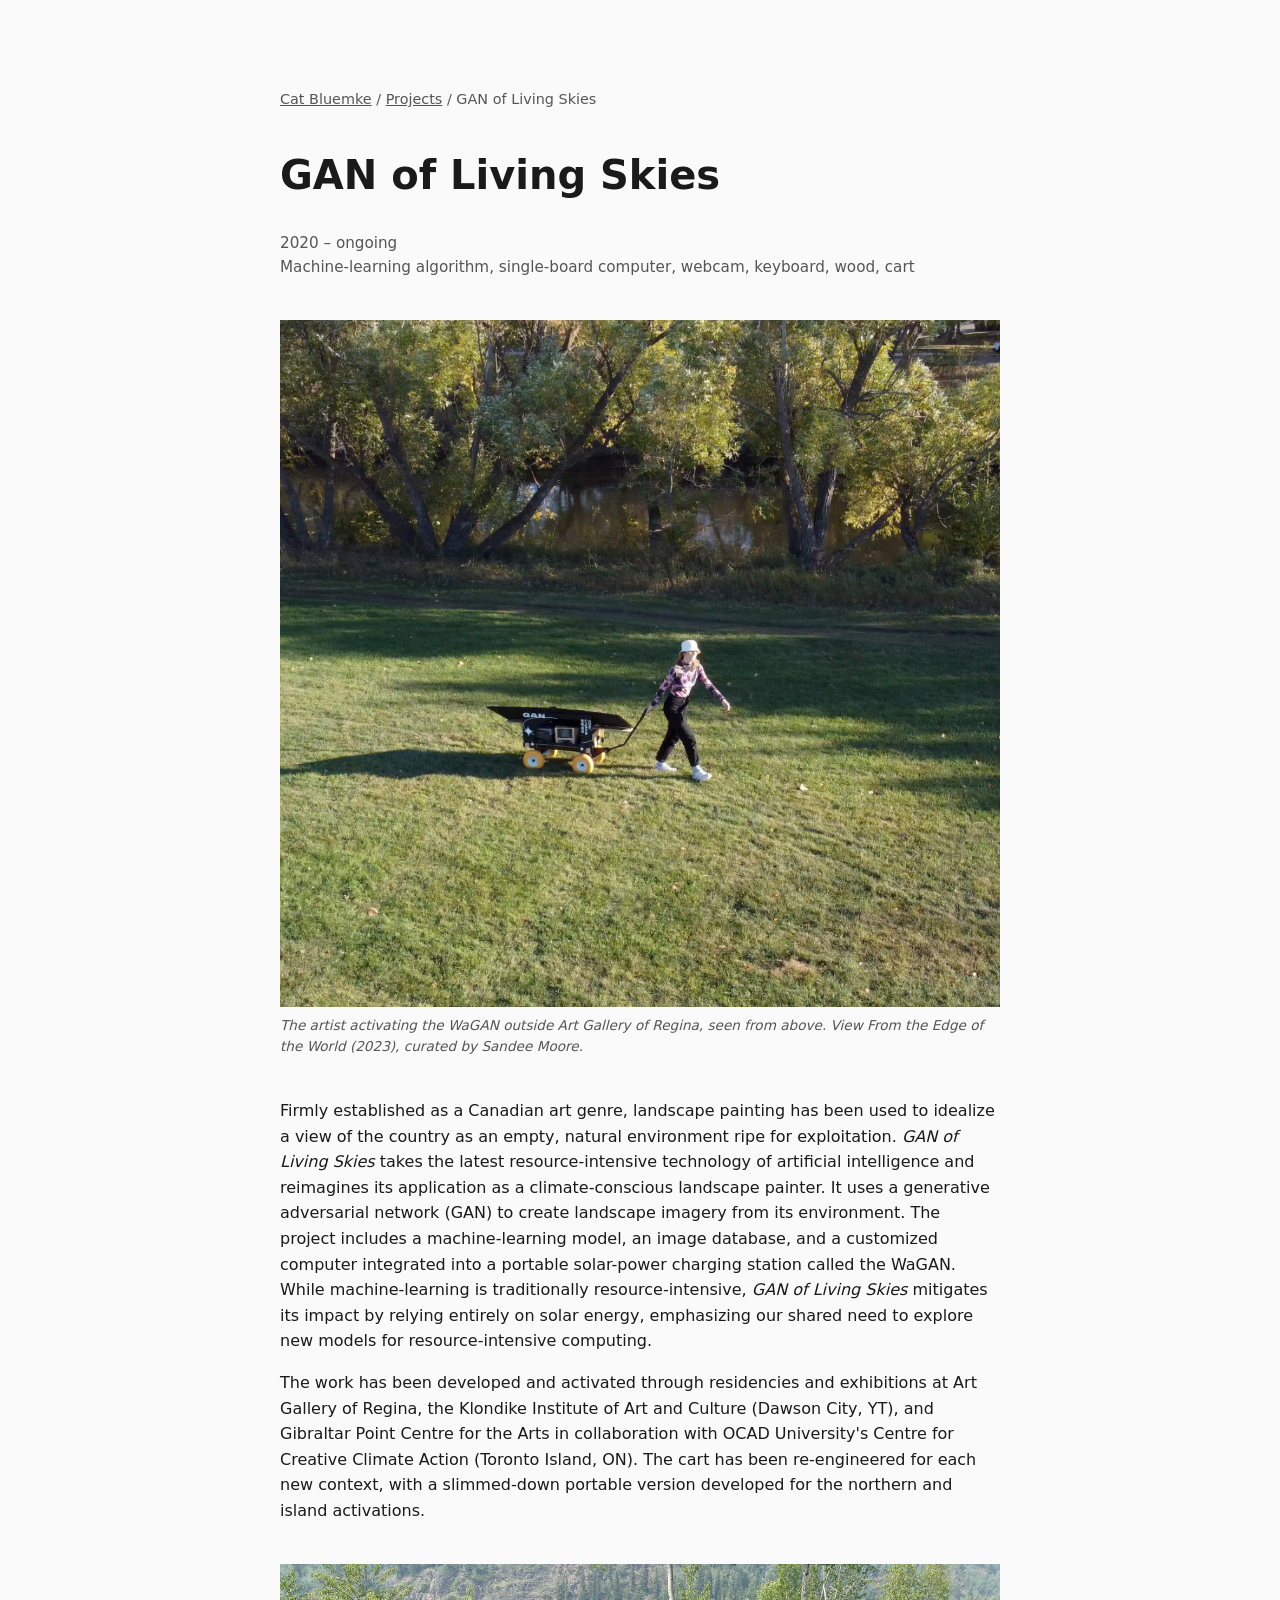
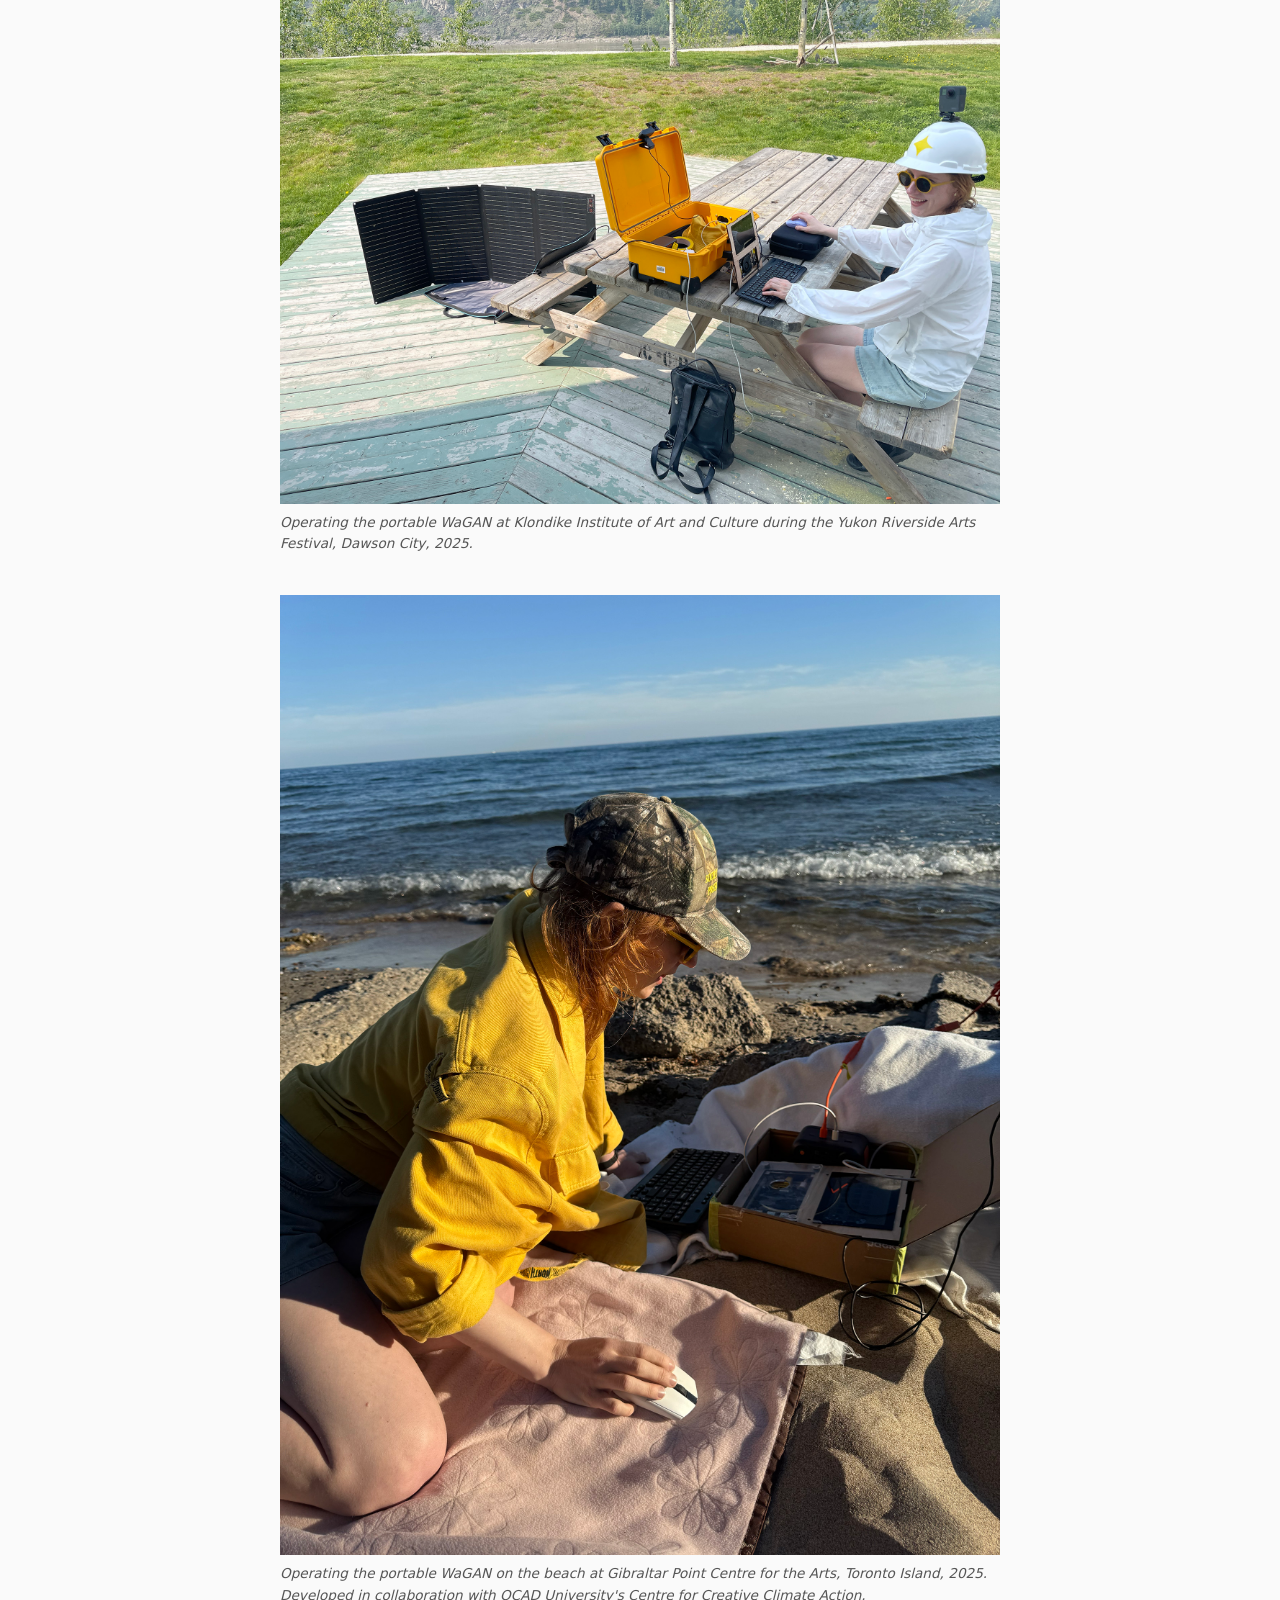
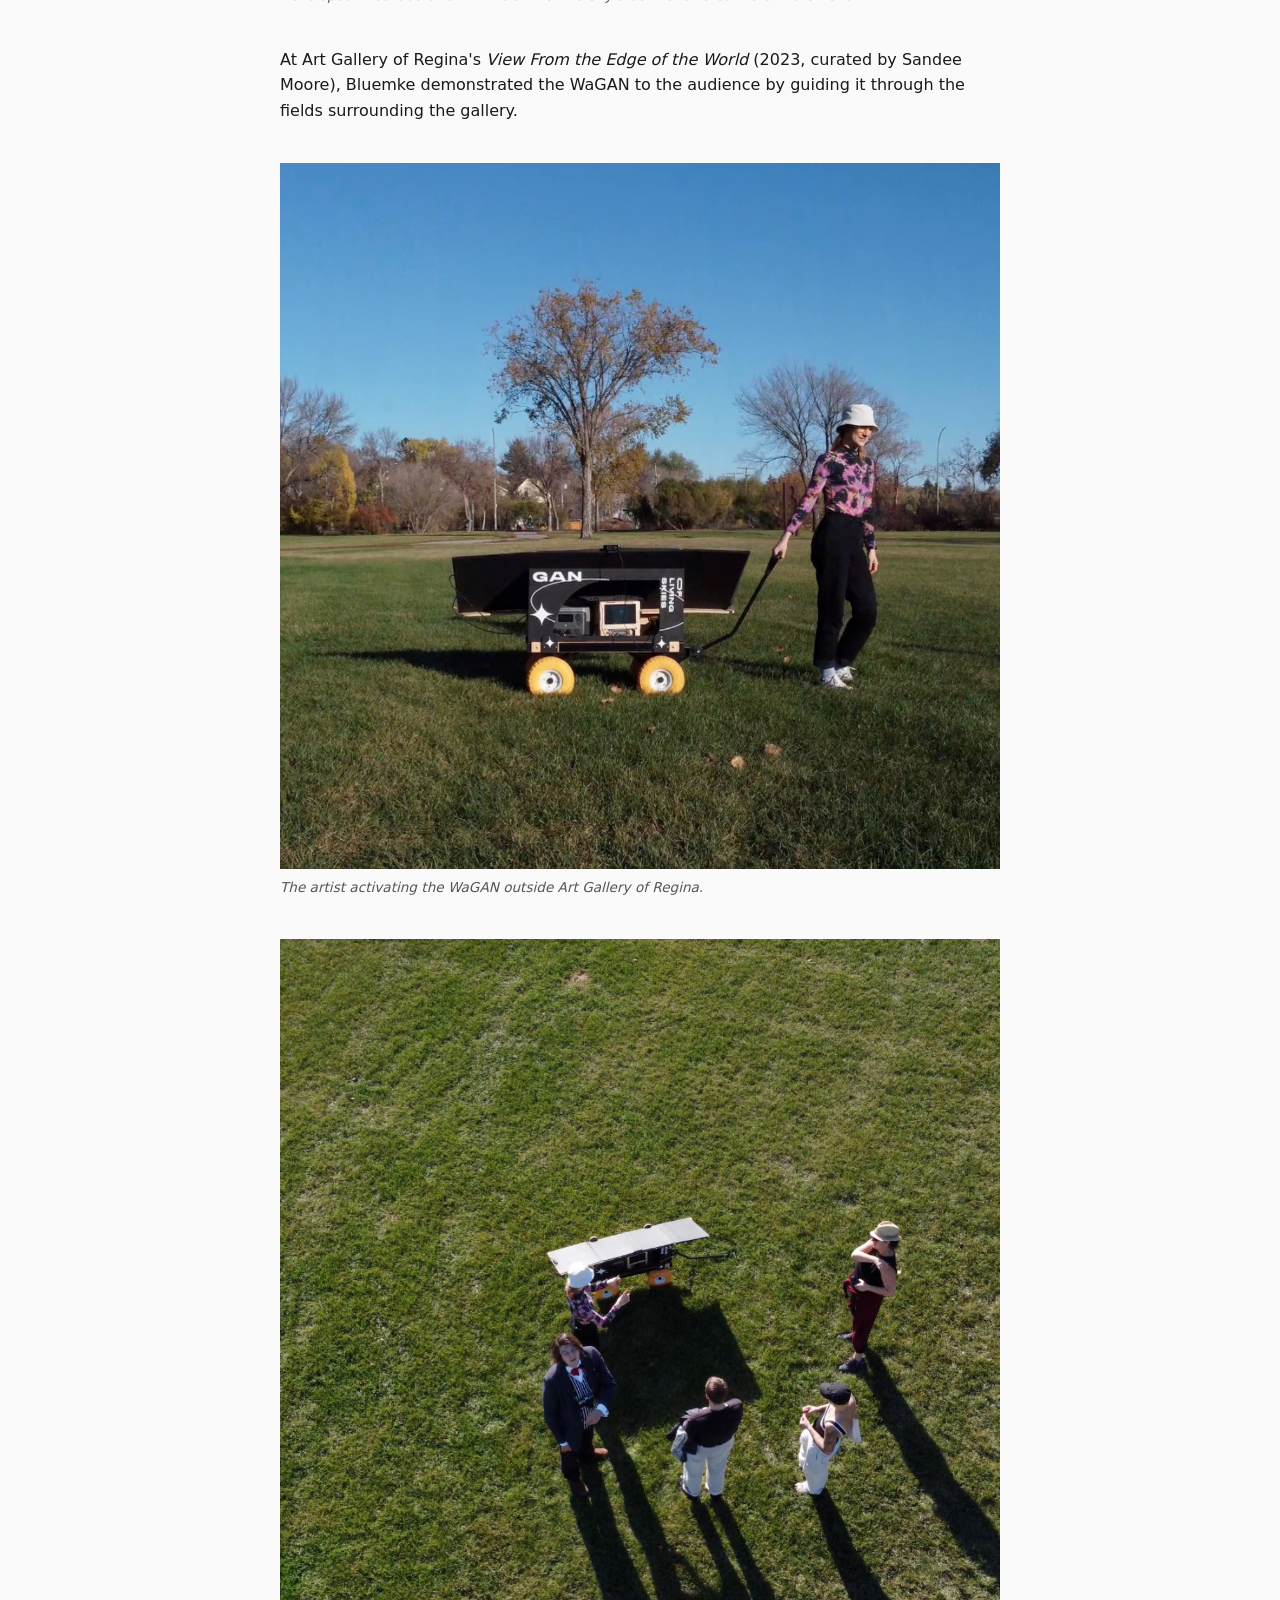
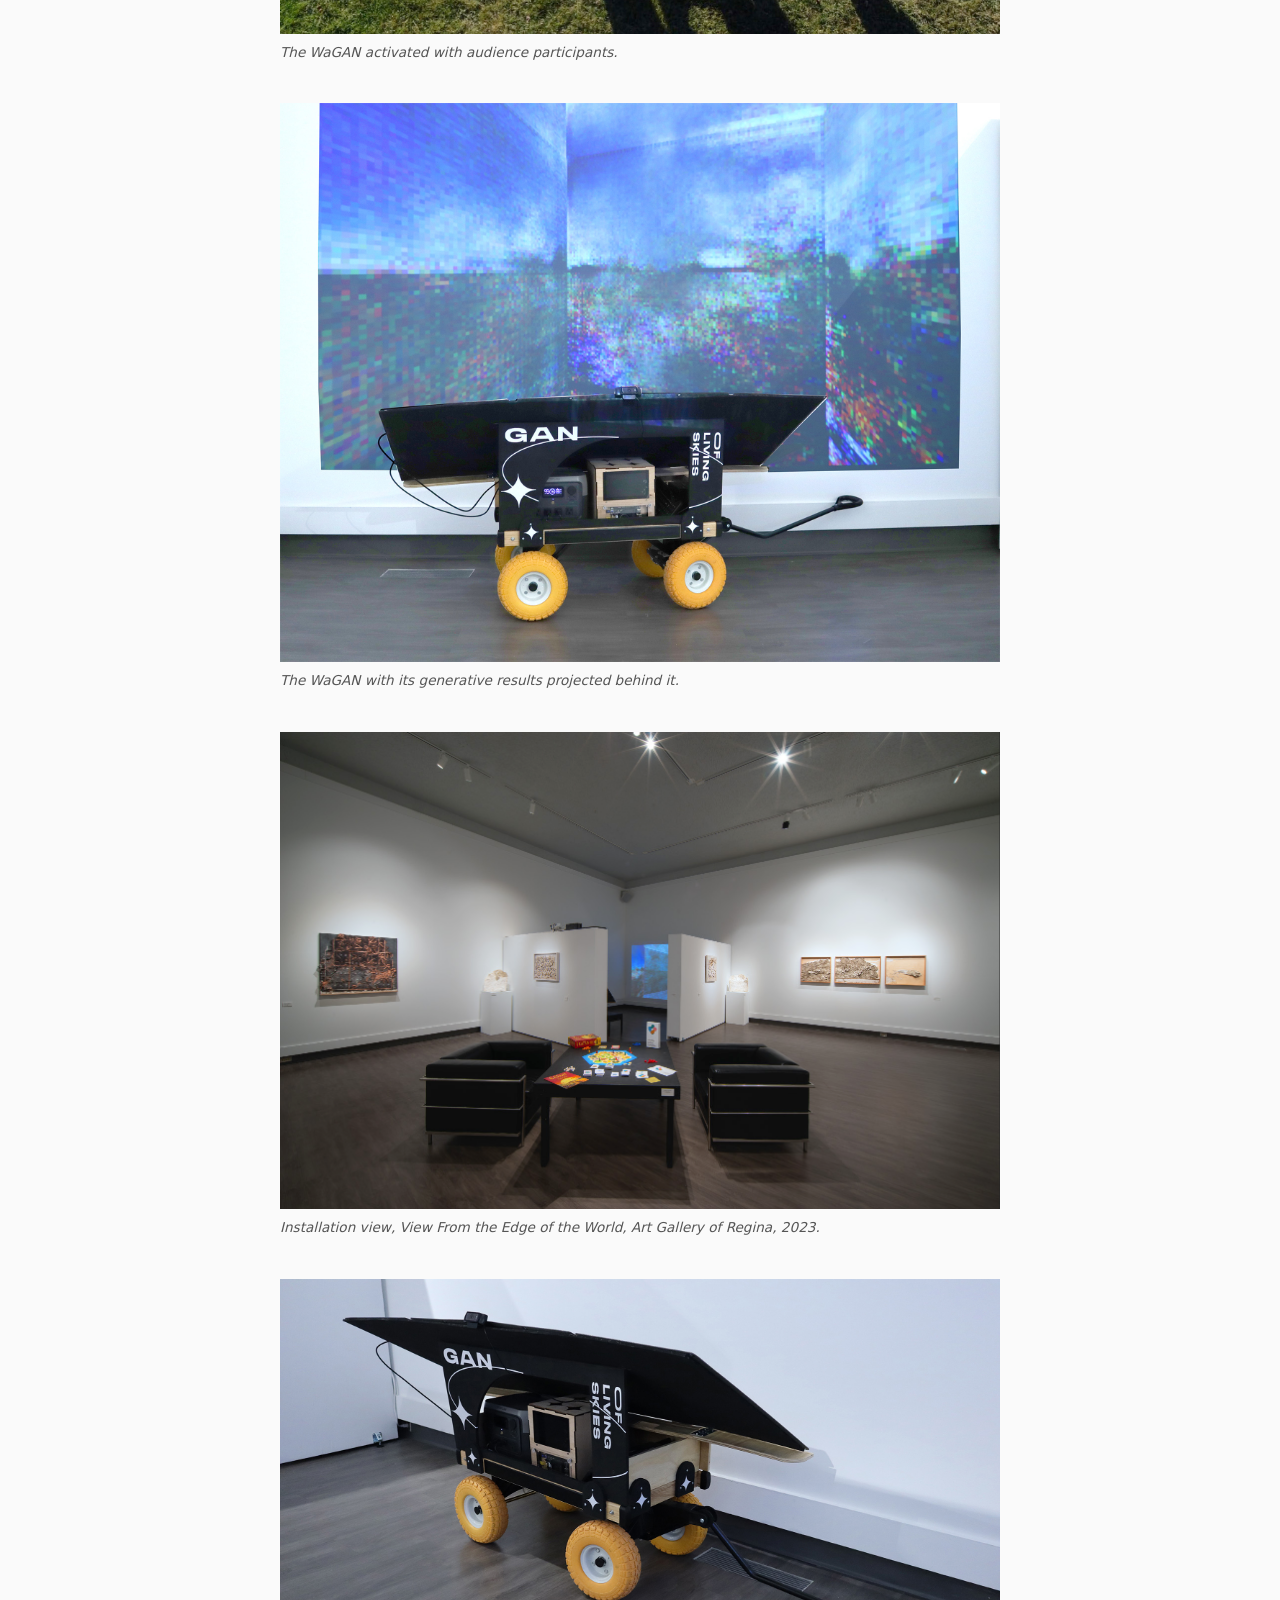
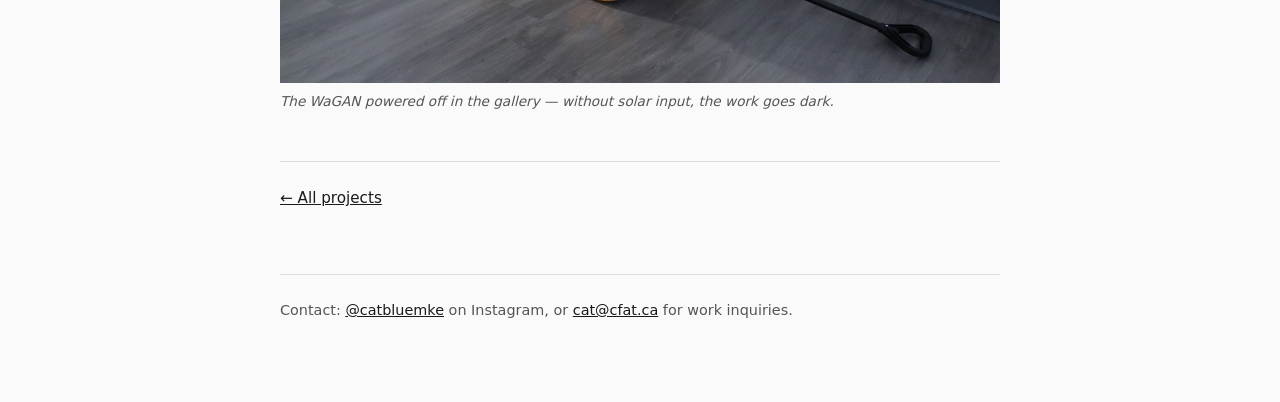
<file: gan.html>
<!DOCTYPE html>
<html lang="en">
<head>
  <meta charset="UTF-8">
  <meta name="viewport" content="width=device-width, initial-scale=1.0">
  <title>GAN of Living Skies — Cat Bluemke</title>
  <link rel="stylesheet" href="style.css">
</head>
<body>
  <main>
    <nav class="breadcrumb">
      <a href="index.html">Cat Bluemke</a> / <a href="projects.html">Projects</a> / GAN of Living Skies
    </nav>

    <article>
      <header class="project-header">
        <h1>GAN of Living Skies</h1>
        <p class="project-meta">2020 – ongoing<br>Machine-learning algorithm, single-board computer, webcam, keyboard, wood, cart</p>
      </header>

      <figure>
        <img src="images/gan-6.jpg" alt="Aerial view of the artist activating the WaGAN cart outside Art Gallery of Regina.">
        <figcaption>The artist activating the WaGAN outside Art Gallery of Regina, seen from above. <em>View From the Edge of the World</em> (2023), curated by Sandee Moore.</figcaption>
      </figure>

      <div class="project-text">
        <p>Firmly established as a Canadian art genre, landscape painting has been used to idealize a view of the country as an empty, natural environment ripe for exploitation. <em>GAN of Living Skies</em> takes the latest resource-intensive technology of artificial intelligence and reimagines its application as a climate-conscious landscape painter. It uses a generative adversarial network (GAN) to create landscape imagery from its environment. The project includes a machine-learning model, an image database, and a customized computer integrated into a portable solar-power charging station called the WaGAN. While machine-learning is traditionally resource-intensive, <em>GAN of Living Skies</em> mitigates its impact by relying entirely on solar energy, emphasizing our shared need to explore new models for resource-intensive computing.</p>

        <p>The work has been developed and activated through residencies and exhibitions at Art Gallery of Regina, the Klondike Institute of Art and Culture (Dawson City, YT), and Gibraltar Point Centre for the Arts in collaboration with OCAD University's Centre for Creative Climate Action (Toronto Island, ON). The cart has been re-engineered for each new context, with a slimmed-down portable version developed for the northern and island activations.</p>
      </div>

      <figure>
        <img src="images/gan-7.jpg" alt="The artist operating a slimmed-down portable version of the WaGAN outdoors at the Klondike Institute of Art and Culture.">
        <figcaption>Operating the portable WaGAN at Klondike Institute of Art and Culture during the Yukon Riverside Arts Festival, Dawson City, 2025.</figcaption>
      </figure>

      <figure>
        <img src="images/gan-8.jpg" alt="The artist operating a slimmed-down portable version of the WaGAN on the beach at Gibraltar Point.">
        <figcaption>Operating the portable WaGAN on the beach at Gibraltar Point Centre for the Arts, Toronto Island, 2025. Developed in collaboration with OCAD University's Centre for Creative Climate Action.</figcaption>
      </figure>

      <div class="project-text">
        <p>At Art Gallery of Regina's <em>View From the Edge of the World</em> (2023, curated by Sandee Moore), Bluemke demonstrated the WaGAN to the audience by guiding it through the fields surrounding the gallery.</p>
      </div>

      <figure>
        <img src="images/gan-1.jpg" alt="The artist activating the WaGAN cart outside Art Gallery of Regina.">
        <figcaption>The artist activating the WaGAN outside Art Gallery of Regina.</figcaption>
      </figure>

      <figure>
        <img src="images/gan-5.jpg" alt="The artist activating the WaGAN with audience participants outside Art Gallery of Regina.">
        <figcaption>The WaGAN activated with audience participants.</figcaption>
      </figure>

      <figure>
        <img src="images/gan-2.jpg" alt="The WaGAN inside the gallery with its generative results projected on the wall behind it.">
        <figcaption>The WaGAN with its generative results projected behind it.</figcaption>
      </figure>

      <figure>
        <img src="images/gan-4.jpg" alt="Wide installation view of the exhibition at Art Gallery of Regina.">
        <figcaption>Installation view, <em>View From the Edge of the World</em>, Art Gallery of Regina, 2023.</figcaption>
      </figure>

      <figure>
        <img src="images/gan-3.jpg" alt="The WaGAN powered off, sitting in the gallery without solar input.">
        <figcaption>The WaGAN powered off in the gallery — without solar input, the work goes dark.</figcaption>
      </figure>
    </article>

    <nav class="page-nav">
      <a href="projects.html">← All projects</a>
    </nav>

    <footer>
      <p>Contact: <a href="https://instagram.com/catbluemke">@catbluemke</a> on Instagram, or <a href="mailto:cat@cfat.ca">cat@cfat.ca</a> for work inquiries.</p>
    </footer>
  </main>
</body>
</html>
</file>
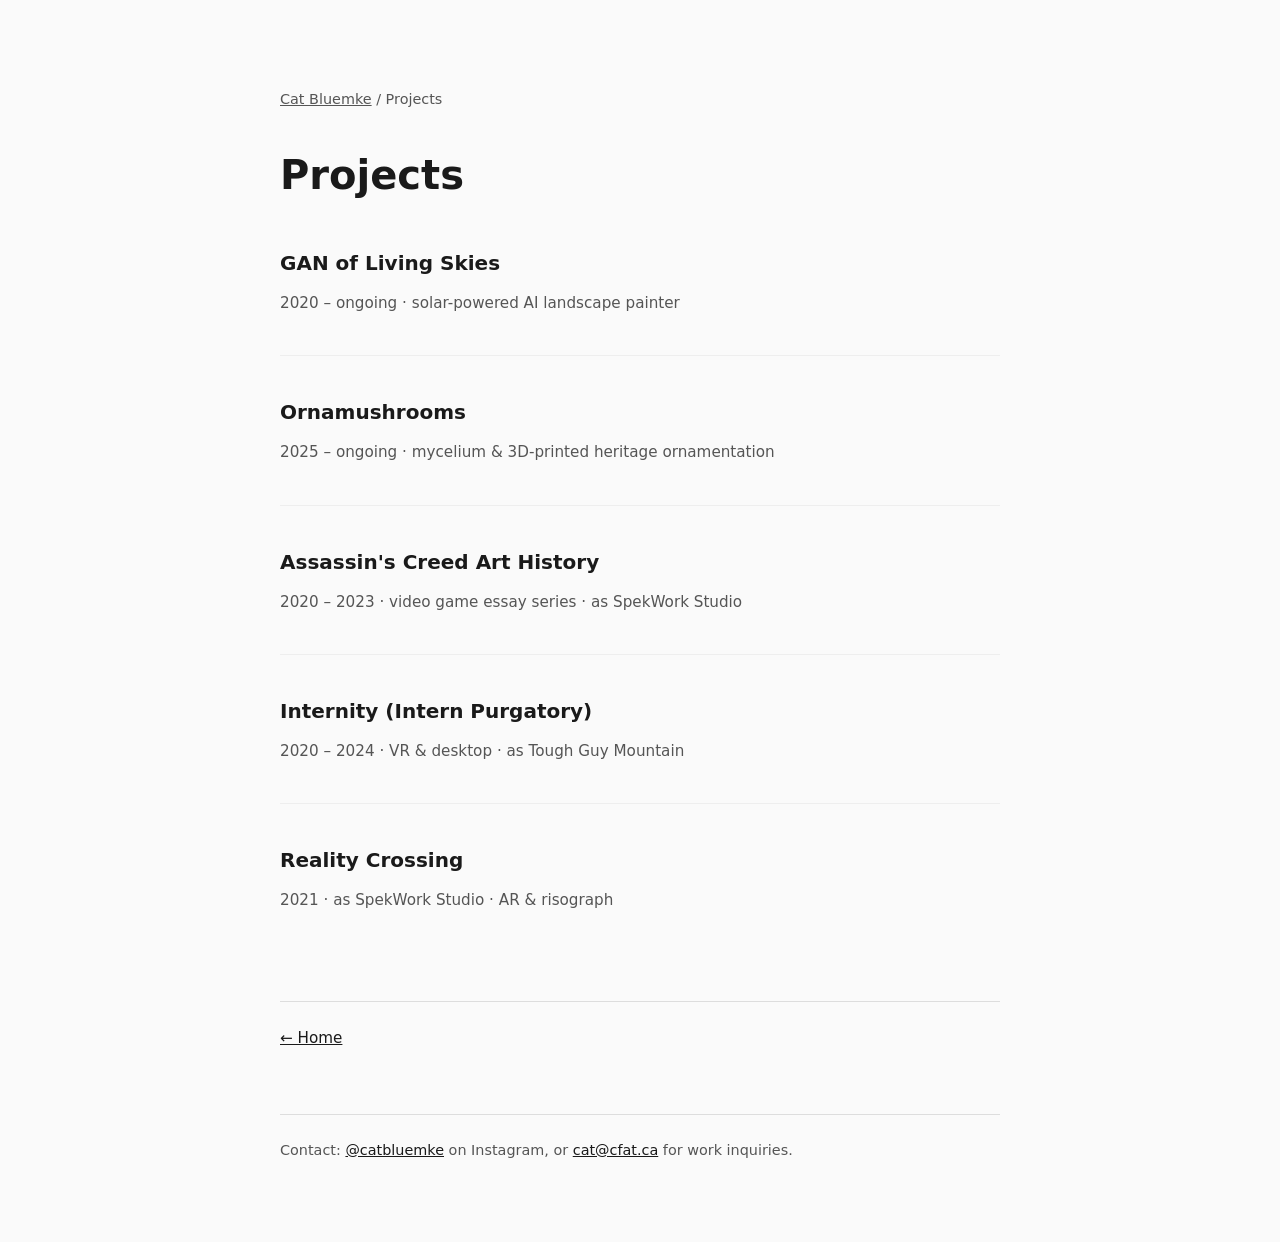
<file: projects.html>
<!DOCTYPE html>
<html lang="en">
<head>
  <meta charset="UTF-8">
  <meta name="viewport" content="width=device-width, initial-scale=1.0">
  <title>Projects — Cat Bluemke</title>
  <link rel="stylesheet" href="style.css">
</head>
<body>
  <main>
    <nav class="breadcrumb">
      <a href="index.html">Cat Bluemke</a> / Projects
    </nav>

    <h1>Projects</h1>

    <ul class="project-list">
      <li>
        <a href="gan.html">
          <h2>GAN of Living Skies</h2>
          <p class="project-meta">2020 – ongoing · solar-powered AI landscape painter</p>
        </a>
      </li>
      <li>
        <a href="ornamushrooms.html">
          <h2>Ornamushrooms</h2>
          <p class="project-meta">2025 – ongoing · mycelium &amp; 3D-printed heritage ornamentation</p>
        </a>
      </li>
      <li>
        <a href="acah.html">
          <h2>Assassin's Creed Art History</h2>
          <p class="project-meta">2020 – 2023 · video game essay series · as SpekWork Studio</p>
        </a>
      </li>
      <li>
        <a href="internity.html">
          <h2>Internity (Intern Purgatory)</h2>
          <p class="project-meta">2020 – 2024 · VR &amp; desktop · as Tough Guy Mountain</p>
        </a>
      </li>
      <li>
        <a href="reality-crossing.html">
          <h2>Reality Crossing</h2>
          <p class="project-meta">2021 · as SpekWork Studio · AR &amp; risograph</p>
        </a>
      </li>
    </ul>

    <nav class="page-nav">
      <a href="index.html">← Home</a>
    </nav>

    <footer>
      <p>Contact: <a href="https://instagram.com/catbluemke">@catbluemke</a> on Instagram, or <a href="mailto:cat@cfat.ca">cat@cfat.ca</a> for work inquiries.</p>
    </footer>
  </main>
</body>
</html>
</file>
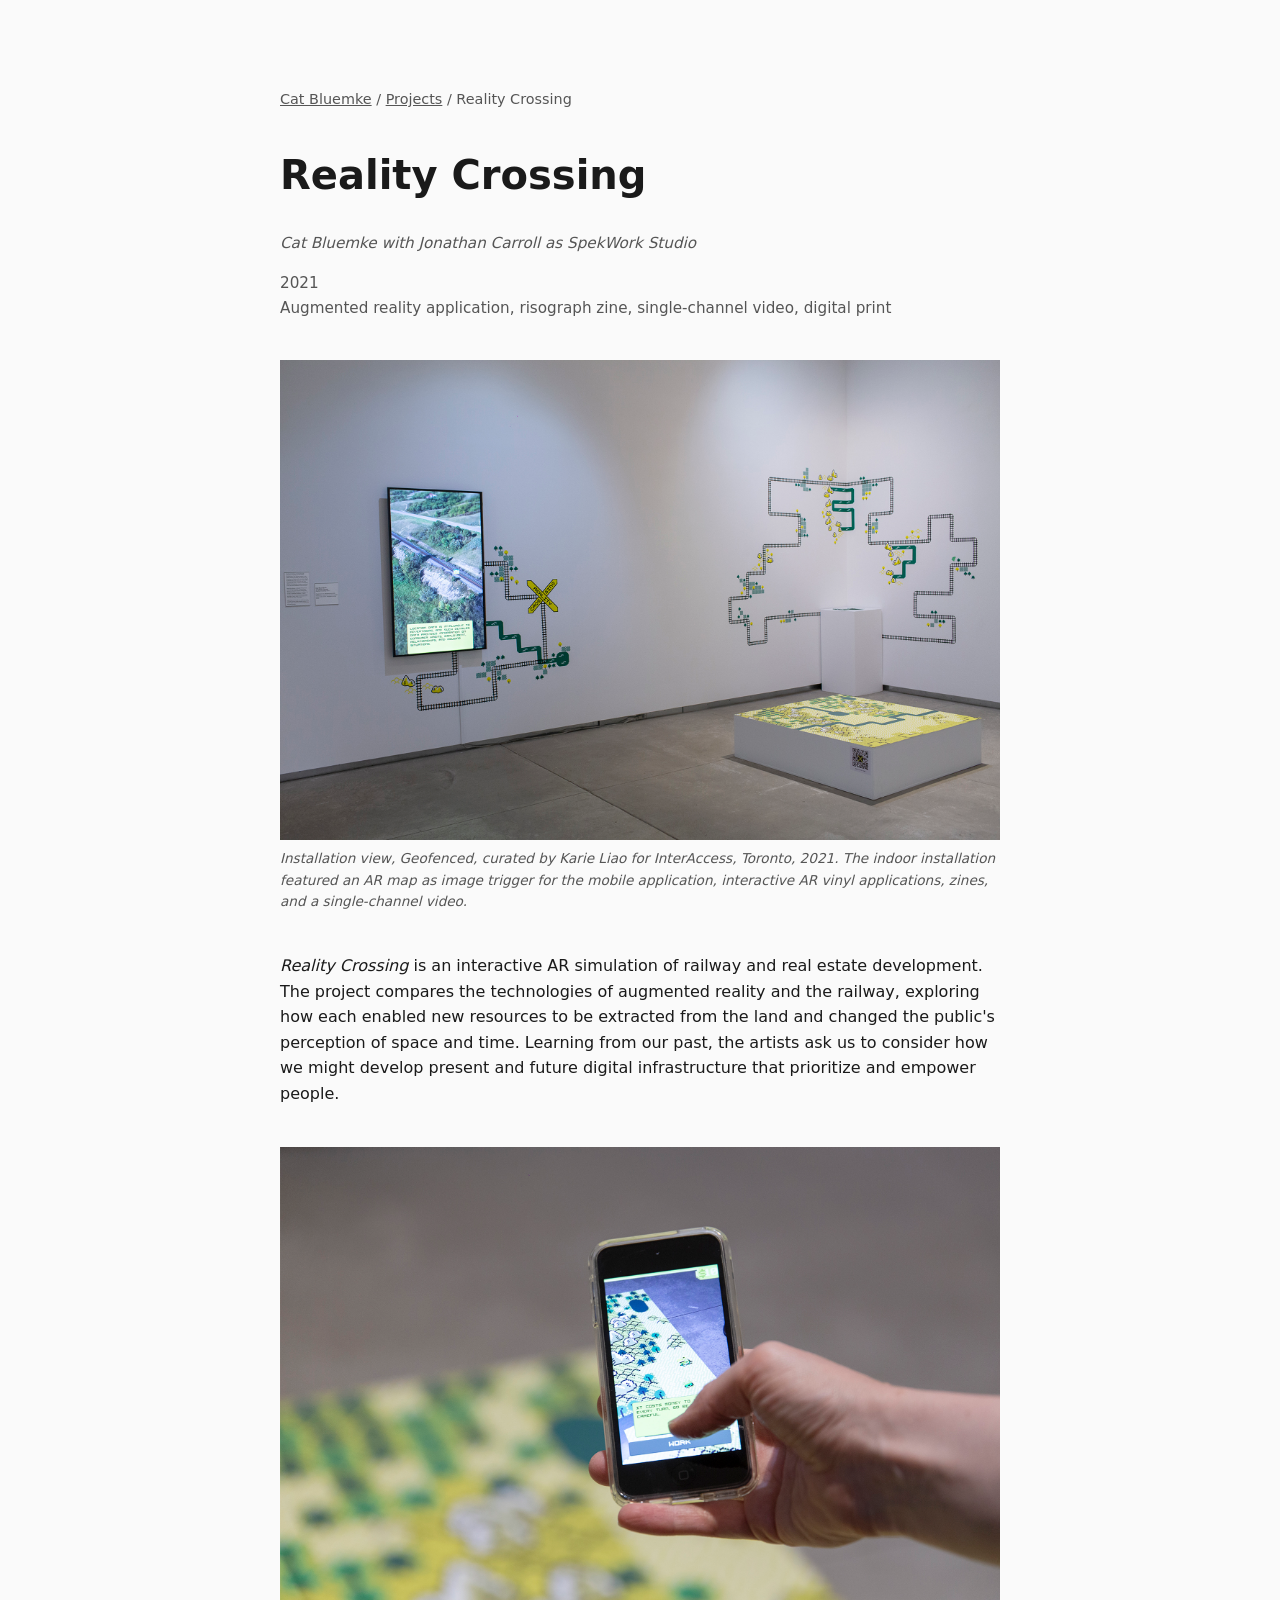
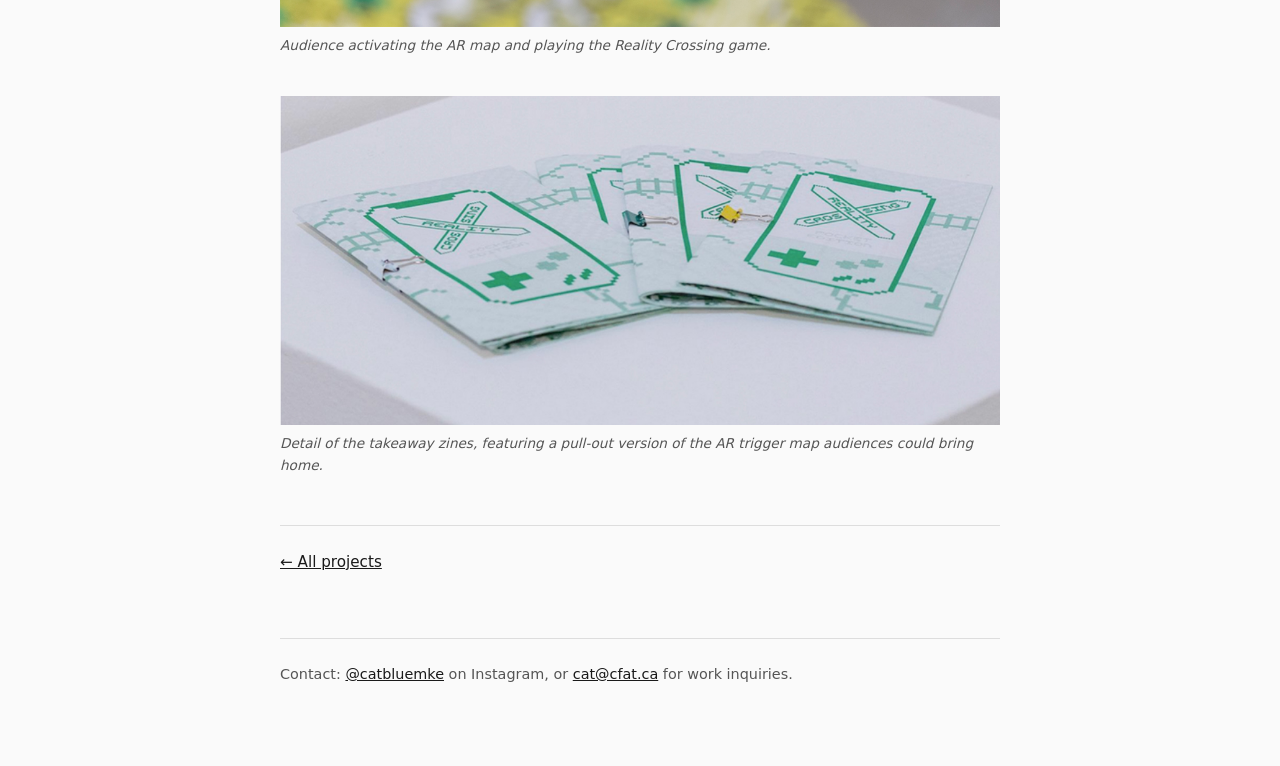
<file: reality-crossing.html>
<!DOCTYPE html>
<html lang="en">
<head>
  <meta charset="UTF-8">
  <meta name="viewport" content="width=device-width, initial-scale=1.0">
  <title>Reality Crossing — Cat Bluemke</title>
  <link rel="stylesheet" href="style.css">
</head>
<body>
  <main>
    <nav class="breadcrumb">
      <a href="index.html">Cat Bluemke</a> / <a href="projects.html">Projects</a> / Reality Crossing
    </nav>

    <article>
      <header class="project-header">
        <h1>Reality Crossing</h1>
        <p class="project-byline">Cat Bluemke with Jonathan Carroll as SpekWork Studio</p>
        <p class="project-meta">2021<br>Augmented reality application, risograph zine, single-channel video, digital print</p>
      </header>

      <figure>
        <img src="images/realitycrossing-1.jpg" alt="Indoor installation of Reality Crossing at InterAccess, featuring an augmented reality map, vinyl applications, zines on a plinth, and a single-channel video.">
        <figcaption>Installation view, <em>Geofenced</em>, curated by Karie Liao for InterAccess, Toronto, 2021. The indoor installation featured an AR map as image trigger for the mobile application, interactive AR vinyl applications, zines, and a single-channel video.</figcaption>
      </figure>

      <div class="project-text">
        <p><em>Reality Crossing</em> is an interactive AR simulation of railway and real estate development. The project compares the technologies of augmented reality and the railway, exploring how each enabled new resources to be extracted from the land and changed the public's perception of space and time. Learning from our past, the artists ask us to consider how we might develop present and future digital infrastructure that prioritize and empower people.</p>
      </div>

      <figure>
        <img src="images/realitycrossing-2.jpg" alt="Audience members using their phones to activate the augmented reality map and play the Reality Crossing game.">
        <figcaption>Audience activating the AR map and playing the <em>Reality Crossing</em> game.</figcaption>
      </figure>

      <figure>
        <img src="images/realitycrossing-3.jpg" alt="Detail of the takeaway risograph zines on a plinth, featuring a pull-out version of the augmented reality trigger map.">
        <figcaption>Detail of the takeaway zines, featuring a pull-out version of the AR trigger map audiences could bring home.</figcaption>
      </figure>
    </article>

    <nav class="page-nav">
      <a href="projects.html">← All projects</a>
    </nav>

    <footer>
      <p>Contact: <a href="https://instagram.com/catbluemke">@catbluemke</a> on Instagram, or <a href="mailto:cat@cfat.ca">cat@cfat.ca</a> for work inquiries.</p>
    </footer>
  </main>
</body>
</html>
</file>
<file: style.css>
* { box-sizing: border-box; margin: 0; padding: 0; }

body {
  font-family: -apple-system, BlinkMacSystemFont, "Segoe UI", system-ui, sans-serif;
  line-height: 1.6;
  color: #1a1a1a;
  background: #fafafa;
  padding: 2rem 1.5rem;
}

main {
  max-width: 720px;
  margin: 0 auto;
}

h1 {
  font-size: 2rem;
  font-weight: 600;
  margin-bottom: 1.5rem;
}

h2 {
  font-size: 1.25rem;
  font-weight: 600;
  margin-top: 2.5rem;
  margin-bottom: 0.75rem;
}

p {
  margin-bottom: 1rem;
}

nav {
  margin: 1.5rem 0;
  font-size: 0.95rem;
}

ul {
  list-style: none;
}

li {
  margin-bottom: 0.5rem;
}

a {
  color: #1a1a1a;
  text-decoration: underline;
}

a:hover {
  color: #555;
}

footer {
  margin-top: 4rem;
  padding-top: 1.5rem;
  border-top: 1px solid #ddd;
  font-size: 0.9rem;
  color: #555;
}

@media (min-width: 768px) {
  body { padding: 4rem 2rem; }
  h1 { font-size: 2.5rem; }
}

/* Project pages */

.breadcrumb {
  font-size: 0.9rem;
  color: #555;
  margin-bottom: 2rem;
}

.breadcrumb a {
  color: #555;
}

.project-header {
  margin-bottom: 2rem;
}

.project-meta {
  color: #555;
  font-size: 0.95rem;
  margin-top: 0.5rem;
}

.project-text {
  margin: 2rem 0;
}

figure {
  margin: 2.5rem 0;
}

figure img {
  width: 100%;
  height: auto;
  display: block;
}

figcaption {
  font-size: 0.85rem;
  color: #555;
  margin-top: 0.5rem;
  font-style: italic;
}

.page-nav {
  margin-top: 3rem;
  padding-top: 1.5rem;
  border-top: 1px solid #ddd;
  font-size: 0.95rem;
}

/* Projects landing page */

.project-list {
  margin: 2rem 0;
}

.project-list li {
  margin-bottom: 1.5rem;
  padding-bottom: 1.5rem;
  border-bottom: 1px solid #eee;
}

.project-list li:last-child {
  border-bottom: none;
}

.project-list a {
  text-decoration: none;
  color: inherit;
  display: block;
}

.project-list a:hover h2 {
  text-decoration: underline;
}

.project-byline {
  color: #555;
  font-size: 0.95rem;
  margin-top: 0.5rem;
  font-style: italic;
}

/* News list */
.news ul {
  list-style: none;
  margin: 1rem 0 0;
}

.news li {
  display: flex;
  flex-wrap: wrap;
  align-items: baseline;
  gap: 0.5rem 1rem;
  margin-bottom: 0.75rem;
  padding-bottom: 0.75rem;
  border-bottom: 1px solid #eee;
}

.news li:last-child {
  border-bottom: none;
}

.news-date {
  color: #555;
  font-size: 0.85rem;
  font-variant: small-caps;
  letter-spacing: 0.05em;
  flex-shrink: 0;
  min-width: 7rem;
}

.news-item {
  flex: 1;
  min-width: 200px;
}
</file>
